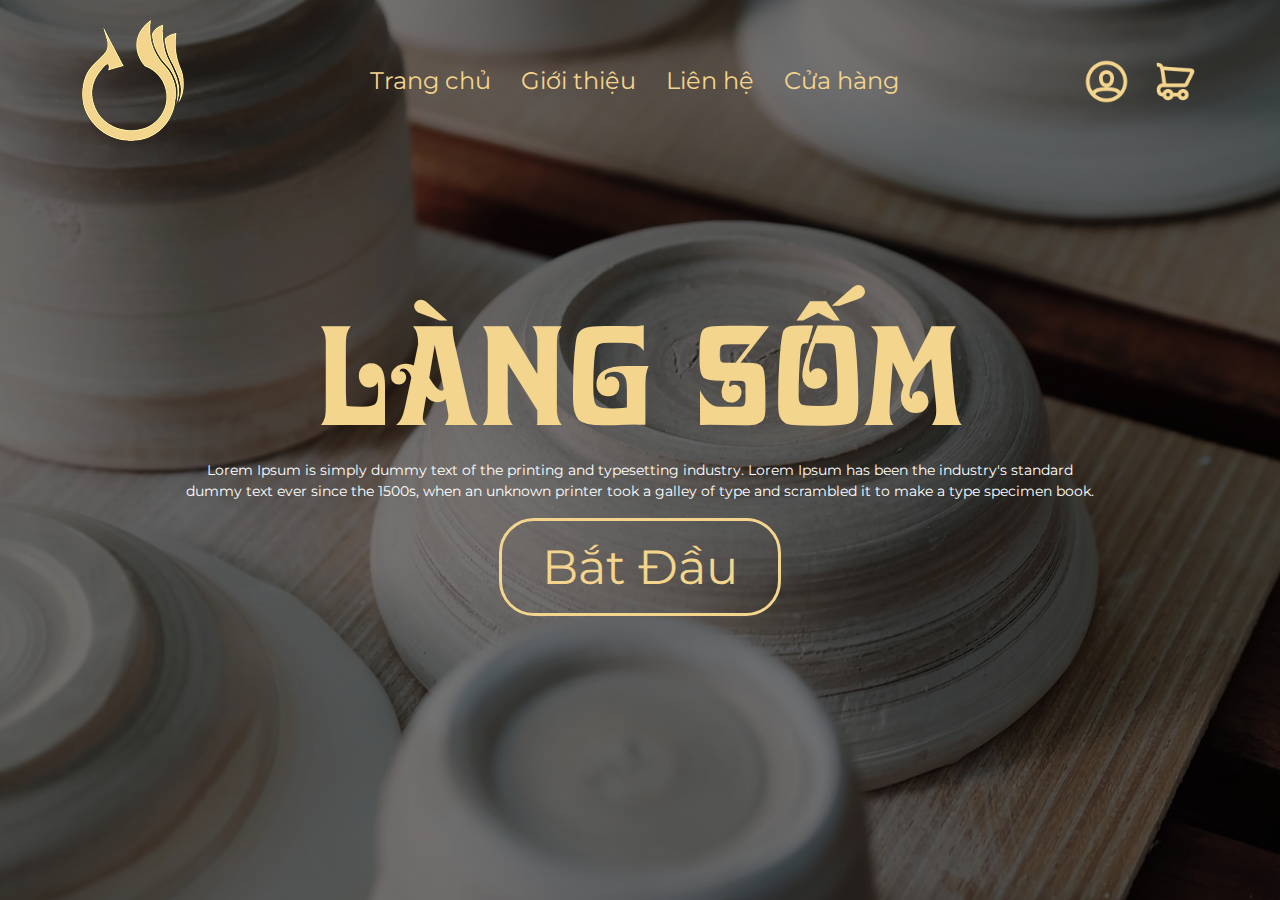
<file: index.html>
<!DOCTYPE html>
<html lang="en">
<head>
    <meta charset="UTF-8">
    <meta name="viewport" content="width=device-width, initial-scale=1.0">
    <title>Document</title>
    <link rel="stylesheet" href="css/all.css">
    <link rel="stylesheet" href="css/index.css">
    <link href="https://cdn.jsdelivr.net/npm/bootstrap@5.3.3/dist/css/bootstrap.min.css" rel="stylesheet">


</head>
<body>
    <div class="container-fluid wrapContainer">
        <div class="side-bar hidden">
            <ul>
                <li><a href="home.html">Trang chủ</a></li>
                <li><a href="about.html">Giới thiệu</a></li>
                <li><a href="contact.html">Liên hệ</a></li>
                <li><a href="store.html">Cửa hàng</a></li>
                <li><a href="order.html">Giỏ hàng</a></li>
                <li><a href="Account.html">Người dùng</a></li>
            </ul>
        </div>
            <div class="container">
                <header class="navigation-bar">
                    <button class="menu-button">
                        <img src="img/menu.png" alt="Menu">
                    </button>
                    <a class="logo" href="index.html">
                        <img src="img/logolangsom.png" alt="Logo">
                    </a>
                    <ul class="menu-list">
                        <li><a href="home.html">Trang chủ</a></li>
                        <li><a href="about.html">Giới thiệu</a></li>
                        <li><a href="contact.html">Liên hệ</a></li>
                        <li><a href="store.html">Cửa hàng</a></li>
                    </ul>
                    <div class="icon-container">
                        <a href="Account.html"><img src="img/user.png" alt="User"></a>
                        <a href="order.html"><img src="img/cart.png" alt="Cart"></a>
                    </div>
                </header>
              
                    <div class="content text-center">
                        <h1 class="title" style="font-family: 'UTM Davida', sans-serif;">LÀNG SỐM</h1>
                        <p class="para">
                            Lorem Ipsum is simply dummy text of the printing and typesetting industry. 
                            Lorem Ipsum has been the industry's standard dummy text ever since the 1500s, 
                            when an unknown printer took a galley of type and scrambled it to make a type specimen book.
                        </p>
                        <button onclick="window.location.href='home.html'" class="btn-started">Bắt Đầu</button>
                </div>
                
                
                
        </div>
    </div>




<script src="js/script.js"></script>
<script src="https://cdn.jsdelivr.net/npm/bootstrap@5.3.3/dist/js/bootstrap.bundle.min.js" crossorigin="anonymous"></script>

</body>
</html>
</file>
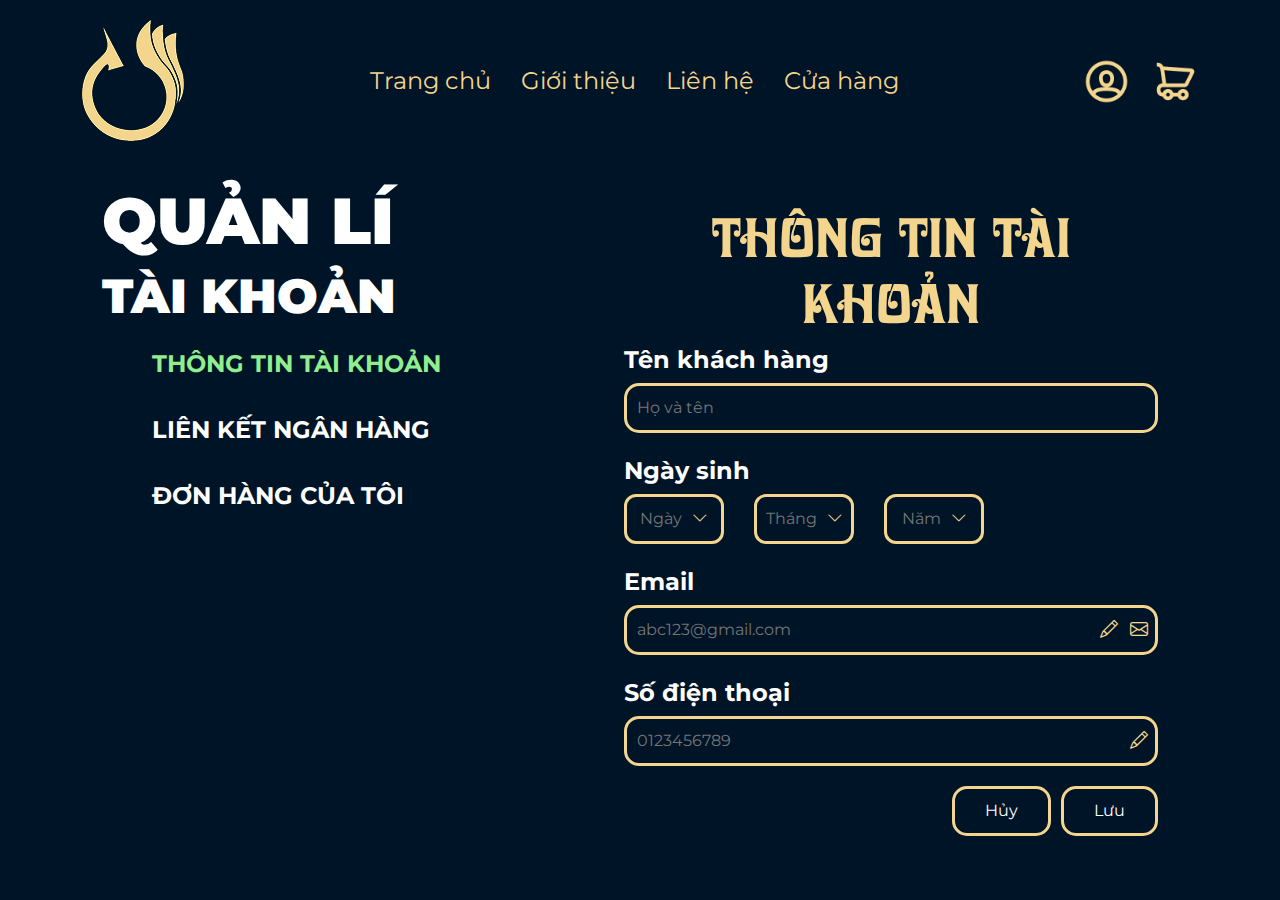
<file: Account.html>
<!DOCTYPE html>
<html lang="en">
<head>
    <meta charset="UTF-8">
    <meta name="viewport" content="width=device-width, initial-scale=1.0">
    <title>Document</title>
    <link href="https://cdn.jsdelivr.net/npm/bootstrap@5.3.3/dist/css/bootstrap.min.css" rel="stylesheet">
    <link rel="stylesheet" href="https://cdn.jsdelivr.net/npm/bootstrap-icons/font/bootstrap-icons.css">
    <link rel="stylesheet" href="css/all.css">
    <link rel="stylesheet" href="css/account.css">
</head>
<body>
    <div class="container-fluid wrapClassest">
        <div class="side-bar hidden">
            <ul>
                <li><a href="home.html">Trang chủ</a></li>
                <li><a href="about.html">Giới thiệu</a></li>
                <li><a href="contact.html">Liên hệ</a></li>
                <li><a href="store.html">Cửa hàng</a></li>
                <li><a href="order.html">Giỏ hàng</a></li>
                <li><a href="Account.html">Người dùng</a></li>
            </ul>
        </div>
        <div class="container">
            <header class="navigation-bar">
                <button class="menu-button">
                    <img src="img/menu.png" alt="Menu">
                </button>
                <a class="logo" href="index.html">
                    <img src="img/logolangsom.png" alt="Logo">
                </a>
                <ul class="menu-list">
                    <li><a href="home.html">Trang chủ</a></li>
                    <li><a href="about.html">Giới thiệu</a></li>
                    <li><a href="contact.html">Liên hệ</a></li>
                    <li><a href="store.html">Cửa hàng</a></li>
                </ul>
                <div class="icon-container">
                    <a href="Account.html"><img src="img/user.png" alt="User"></a>
                    <a href="order.html"><img src="img/cart.png" alt="Cart"></a>
                </div>
            </header>
            <div class="wrapContent">
                <!-- Sidebar -->
                <div class="MenuAcc">
                    <h1>QUẢN LÍ</h1>
                    <h2>TÀI KHOẢN
                        <i id="inone" class="bi bi-chevron-down"></i>
                    </h2>
                    <div class="wrapUl">
                        <ul class="listNav">
                            <li ><a id="infoBtn" class="active" href="" >THÔNG TIN TÀI KHOẢN</a></li>
                            <li><a id="linkBtn" href="">LIÊN KẾT NGÂN HÀNG</a></li>
                            <li><a id="orderBtn" href="">ĐƠN HÀNG CỦA TÔI</a></li>
                        </ul>
                    </div>
                </div>
        
                <!-- Main Content -->
                <div class="content accInfo">
                    <h2 style="font-family: 'UTM Davida', sans-serif;">THÔNG TIN TÀI KHOẢN</h2>
                    
                    <div class="form-group">
                        <label>Tên khách hàng</label>
                        <input type="text" placeholder="Họ và tên">
                    </div>
        
                    <div class="form-group ">
                        <label>Ngày sinh</label>
                        <div class="dob">
                            <div class="custom-select">
                                <div class="select-box">
                                    <div class="groupSelect">
                                        <span class="selected">Ngày</span>
                                        <div class="arrow">
                                            <i class="bi bi-chevron-down"></i>
                                        </div>
                                    </div>
                                    <div class="options">
                                        <div class="option">1</div>
                                        <div class="option">2</div>
                                        <div class="option">3</div>
                                        <div class="option">4</div>
                                    </div>
                                </div>
                            </div>
                    
                            <div class="custom-select">
                                <div class="select-box">
                                    <div class="groupSelect">
                                        <span class="selected">Tháng</span>
                                        <div class="arrow">
                                            <i class="bi bi-chevron-down"></i>
                                        </div>
                                    </div>
                                    <div class="options">
                                        <div class="option">1</div>
                                        <div class="option">2</div>
                                        <div class="option">3</div>
                                    </div>
                                </div>
                            </div>
                    
                            <div class="custom-select">
                                <div class="select-box">
                                    <div class="groupSelect">
                                        <span class="selected">Năm</span>
                                        <div class="arrow">
                                            <i class="bi bi-chevron-down"></i>
                                        </div>
                                    </div>
                                    <div class="options">
                                        <div class="option">2000</div>
                                        <div class="option">2001</div>
                                        <div class="option">2002</div>
                                    </div>
                                </div>
                            </div>
                        </div>
                    </div>
                    
                    
                    
        
                    <div class="form-group">
                        <label>Email</label>
                        <div class="group-input">
                            <input type="email" placeholder="abc123@gmail.com">
                            <a class="pen" href=""><i class="bi bi-pencil"></i></a>
                            <a class="mail" href=""><i class="bi bi-envelope"></i></a>
                        </div>
                    </div>
                    <div class="form-group">
                        <label>Số điện thoại</label>
                        <div class="group-input">
                            <input type="text" placeholder="0123456789">
                            <a style="right: 10px;" class="pen" href=""><i class="bi bi-pencil"></i></a>
                        </div>
                    </div>
        
                    <div class="buttons">
                        <button class="cancel">Hủy</button>
                        <button class="save">Lưu</button>
                    </div>
                </div>
                <div class="content bankLink">
                    <h2 style="font-family: 'UTM Davida', sans-serif;">Liên kết ngân hàng</h2>
                    
                    <div class="form-group boxHead">
                        <label>Tên ngân hàng</label>
                        <div class="custom-select">
                            <div class="select-box">
                                <div class="groupSelect">
                                    <span class="selected">vietcombank</span>
                                    <div class="arrow">
                                        <i class="bi bi-chevron-down"></i>
                                    </div>
                                </div>
                                <div class="options">
                                    <div class="option">Agribank</div>
                                    <div class="option">TPbank</div>
                                    <div class="option">MB</div>
                                    <div class="option">Vietinbank</div>
                                </div>
                            </div>
                        </div>
                    </div>
        
                    <div class="form-group boxGroup">
                        <div class="blockOption">
                            <label>Loại thẻ</label>
                                <div class="custom-select">
                                    <div class="select-box">
                                        <div class="groupSelect">
                                            <span class="selected">Visa</span>
                                            <div class="arrow">
                                                <i class="bi bi-chevron-down"></i>
                                            </div>
                                        </div>
                                        <div class="options">
                                            <div class="option">master</div>
                                            <div class="option">napas</div>
                                        </div>
                                    </div>
                                </div>
                        </div>
                        <div class="blockOption b2">
                            <label>Số tài khoản / Thẻ</label>
                            <div class="group-input">
                                <input type="text" placeholder="123456789">
                                <a style="right: 10px;" class="pen" href=""><i class="bi bi-pencil"></i></a>
                            </div>
                        </div>
                    
                       
                
                        
                    </div>
                    
                    
                    
                    
                    <div class="form-group">
                        <label>Họ tên chủ thẻ</label>
                        <div class="group-input">
                            <input type="text" placeholder="NGUYEN VAN A">
                            <a style="right: 10px;" class="pen" href=""><i class="bi bi-pencil"></i></a>
                        </div>
                    </div>
                    <div class="form-group">
                        <label>Ngày phát hành</label>
                        <div class="group-input">
                            <input id="monthYear" style="width: 25%;" type="text" placeholder="Month/Year">
                        </div>
                    </div>
        
                    <div class="buttons btnGrLink">
                        <button class="cancel">Thay đổi</button>
                        <button class="cancel">Hủy</button>
                        <button class="save">Lưu</button>
                    </div>
                </div>
                <div class="content orderCT">
                    <h2 style="font-family: 'UTM Davida', sans-serif;">THEO DÕI ĐƠN HÀNG</h2>
                <div class="orderStatus">
                  <div class="orderST-item">
                    <span class="orderCode">Mã đơn: <b>ABCXYZ123456</b></span>
                    <ul class="Status">
                        <li class="StatusDetails">
                            <div class="bulletCustom"></div>
                            <span class="action">Đang chuẩn bị hàng</span>
                            <span class="time">
                                12:00 Ngày 15/10/2021</span>
                        </li>
                        <li class="StatusDetails">
                            <div class="bulletCustom"></div>
                            <span class="action">Rời khỏi cửa hàng</span>
                            <span class="time">15:00 Ngày 15/10/2021</span>
                        </li>
                        <li class="StatusDetails">
                            <div class="bulletCustom"></div>
                            <span class="action">Đang giao hàng</span>
                            <span class="time">15:15 Ngày 15/10/2021</span>
                        </li>
                        <li class="StatusDetails">
                            <div class="bulletCustom"></div>
                            <span class="action">Giao hàng thành công</span>
                            <span class="time">15:40 Ngày 15/10/2021</span>
                        </li>
                       
                    </ul>
                  </div>
                  <div class="orderST-item">
                    <span class="orderCode">Mã đơn: <b>ABCXYZ123456</b></span>
                    <ul class="Status">
                        <li class="StatusDetails">
                            <div class="bulletCustom"></div>
                            <span class="action">Đang chuẩn bị hàng</span>
                            <span class="time">
                                12:00 Ngày 15/10/2021</span>
                        </li>
                        <li class="StatusDetails">
                            <div class="bulletCustom"></div>
                            <span class="action">Rời khỏi cửa hàng</span>
                            <span class="time">15:00 Ngày 15/10/2021</span>
                        </li>
                        <li class="StatusDetails">
                            <div class="bulletCustom"></div>
                            <span class="action">Đang giao hàng</span>
                            <span class="time">15:15 Ngày 15/10/2021</span>
                        </li>
                        <li class="StatusDetails">
                            <div class="bulletCustom"></div>
                            <span class="action">Giao hàng thành công</span>
                            <span class="time">15:40 Ngày 15/10/2021</span>
                        </li>
                       
                    </ul>
                  </div>
                </div>    
                
        
                 
                    
                    
        
                
                </div>
            </div>
        </div>
        </div>
        <script src="js/account.js"></script>
        <script src="js/script.js"></script>
</body>
</html>
</file>
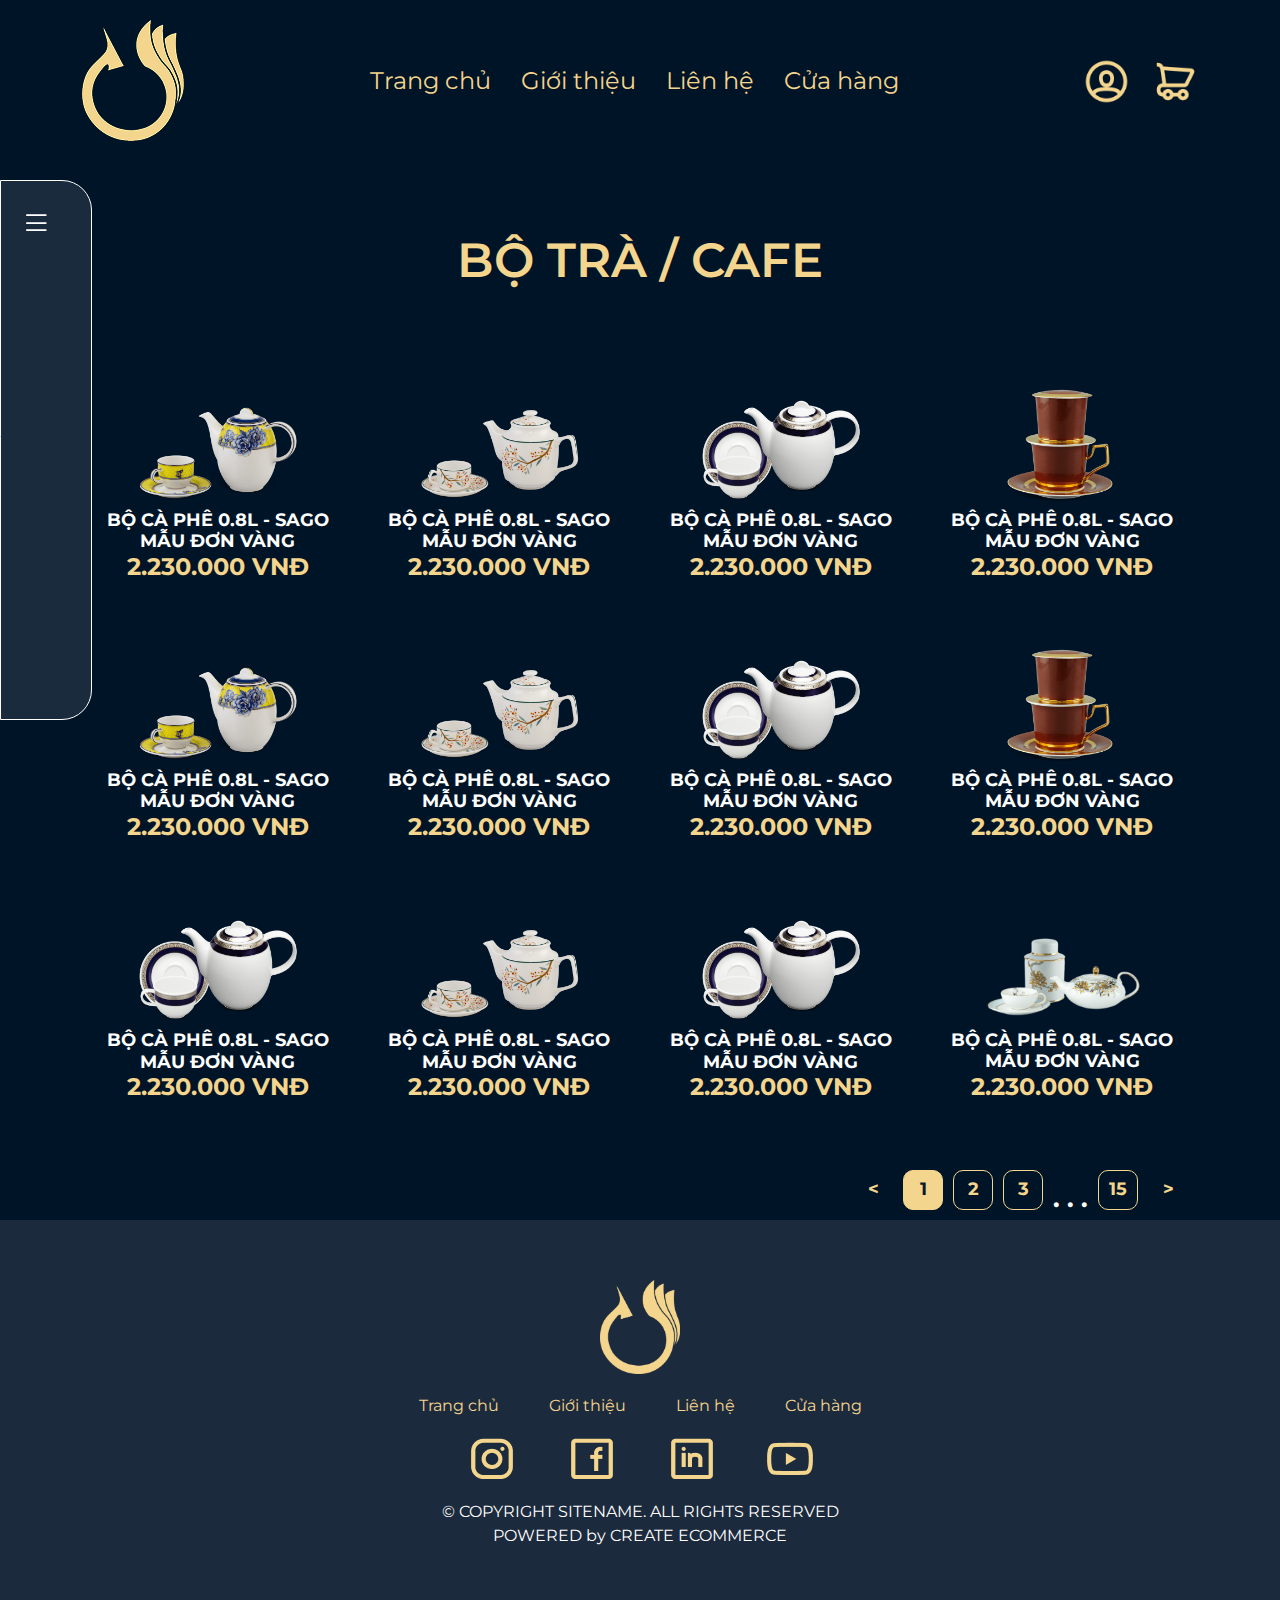
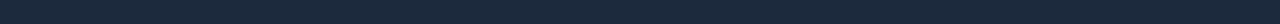
<file: categories.html>
<!DOCTYPE html>
<html lang="en">

<head>
    <meta charset="UTF-8">
    <meta name="viewport" content="width=device-width, initial-scale=1.0">
    <title>Document</title>
    <link href="https://cdn.jsdelivr.net/npm/bootstrap@5.3.3/dist/css/bootstrap.min.css" rel="stylesheet">
    <link rel="stylesheet" href="https://cdn.jsdelivr.net/npm/bootstrap-icons/font/bootstrap-icons.css">
    <link rel="stylesheet" href="css/all.css">
  <link rel="stylesheet" href="css/store.css">
  <link rel="stylesheet" href="css/categories.css">
</head>

<body>
    <div class="container-fluid wrapClassest">

        <div class="filter">
            <div id="menuFilter">
                <i class="bi bi-list" style="font-size: 30px; margin-top: -5px; margin-right: 20px; cursor: pointer;"></i>
                <i class="bi bi-plus-lg" id="plus"></i>
            </div>
            <div class="wrap-filter hidden">
                <h2>Danh sách sản phẩm</h2>
                <ul>
                    <li><a href="categories.html">Bộ trà / Cafe</a></li>
                    <li><a href="categories.html">Tô và dĩa</a></li>
                    <li><a href="categories.html">Bộ đồ ăn</a></li>
                    <li><a href="categories.html">Bình hoa</a></li>
                    <li><a href="categories.html">Đồ trang trí</a></li>
                    <li><a href="categories.html">Niêu đất</a></li>
                </ul>
                <div class="check-filter">
                    <div class="group-input">
                        <label>
                            <input type="checkbox" name="price" value="100000-300000">
                            100.000 - 300.000
                        </label>
                    </div>
                    <div class="group-input">
                        <label>
                            <input type="checkbox" name="price" value="300000-500000">
                            300.000 - 500.000
                        </label>
                    </div>
                    <div class="group-input">
                        <label>
                            <input type="checkbox" name="price" value="500000-1000000">
                            500.000 - 1.000.000
                        </label>
                    </div>
                    <div class="group-input">
                        <label>
                            <input type="checkbox" name="price" value="1000000-2000000">
                            1.000.000 - 2.000.000
                        </label>
                    </div>
                    <div class="group-input">
                        <label>
                            <input type="checkbox" name="price" value="2000000-plus">
                            2.000.000 trở lên
                        </label>
                    </div>
                </div>
                
            </div>
        </div>
        <div class="side-bar hidden">
            <ul>
                <li><a href="home.html">Trang chủ</a></li>
                <li><a href="about.html">Giới thiệu</a></li>
                <li><a href="contact.html">Liên hệ</a></li>
                <li><a href="store.html">Cửa hàng</a></li>
                <li><a href="order.html">Giỏ hàng</a></li>
                <li><a href="Account.html">Người dùng</a></li>
            </ul>
        </div>
    <div class="container">
        <header class="navigation-bar">
            <button class="menu-button">
                <img src="img/menu.png" alt="Menu">
            </button>
            <a class="logo" href="index.html">
                <img src="img/logolangsom.png" alt="Logo">
            </a>
            <ul class="menu-list">
                <li><a href="home.html">Trang chủ</a></li>
                <li><a href="about.html">Giới thiệu</a></li>
                <li><a href="contact.html">Liên hệ</a></li>
                <li><a href="store.html">Cửa hàng</a></li>
            </ul>
            <div class="icon-container">
                <a href="Account.html"><img src="img/user.png" alt="User"></a>
                <a href="order.html"><img src="img/cart.png" alt="Cart"></a>
            </div>
        </header>
<h1 class="namePage text-center">CỬA HÀNG</h1>
<h1 class="title text-center" style="font-weight: 600;">BỘ TRÀ / CAFE</h1>
<div class="group-item-box">
    <div class="item"> 
        
        <div class="wrapItem">
         <div class="blockHover"><a href="ProductDetails.html"><i class="bi bi-search"></i></a></div>
        <img src="img/item1-List1-product.png" alt="">
        <h3 class="namePro">BỘ CÀ PHÊ 0.8L - SAGO
            MẪU ĐƠN VÀNG</h3>
            <h3 class="pricePro">2.230.000 VNĐ</h3>
    </div></div>
    <div class="item"> <div class="wrapItem">
     <div class="blockHover"><a href="ProductDetails.html"><i class="bi bi-search"></i></a></div>
        <img src="img/item2-List1-product.png" alt="">
        <h3 class="namePro">BỘ CÀ PHÊ 0.8L - SAGO
            MẪU ĐƠN VÀNG</h3>
            <h3 class="pricePro">2.230.000 VNĐ</h3>
    </div></div>
    <div class="item"> <div class="wrapItem">
     <div class="blockHover"><a href="ProductDetails.html"><i class="bi bi-search"></i></a></div>
        <img src="img/item3-List1-product.png" alt="">
        <h3 class="namePro">BỘ CÀ PHÊ 0.8L - SAGO
            MẪU ĐƠN VÀNG</h3>
            <h3 class="pricePro">2.230.000 VNĐ</h3>
    </div></div>
    <div class="item"> <div class="wrapItem">
     <div class="blockHover"><a href="ProductDetails.html"><i class="bi bi-search"></i></a></div>
        <img src="img/item4-List1-product.png" alt="">
        <h3 class="namePro">BỘ CÀ PHÊ 0.8L - SAGO
            MẪU ĐƠN VÀNG</h3>
            <h3 class="pricePro">2.230.000 VNĐ</h3>
    </div></div>
    <div class="item"> <div class="wrapItem">
     <div class="blockHover"><a href="ProductDetails.html"><i class="bi bi-search"></i></a></div>
        <img src="img/item1-List1-product.png" alt="">
        <h3 class="namePro">BỘ CÀ PHÊ 0.8L - SAGO
            MẪU ĐƠN VÀNG</h3>
            <h3 class="pricePro">2.230.000 VNĐ</h3>
    </div></div>
    <div class="item"> <div class="wrapItem">
     <div class="blockHover"><a href="ProductDetails.html"><i class="bi bi-search"></i></a></div>
        <img src="img/item2-List1-product.png" alt="">
        <h3 class="namePro">BỘ CÀ PHÊ 0.8L - SAGO
            MẪU ĐƠN VÀNG</h3>
            <h3 class="pricePro">2.230.000 VNĐ</h3>
    </div></div>
    <div class="item"> <div class="wrapItem">
     <div class="blockHover"><a href="ProductDetails.html"><i class="bi bi-search"></i></a></div>
        <img src="img/item3-List1-product.png" alt="">
        <h3 class="namePro">BỘ CÀ PHÊ 0.8L - SAGO
            MẪU ĐƠN VÀNG</h3>
            <h3 class="pricePro">2.230.000 VNĐ</h3>
    </div></div>
    <div class="item"> <div class="wrapItem">
     <div class="blockHover"><a href="ProductDetails.html"><i class="bi bi-search"></i></a></div>
        <img src="img/item4-List1-product.png" alt="">
        <h3 class="namePro">BỘ CÀ PHÊ 0.8L - SAGO
            MẪU ĐƠN VÀNG</h3>
            <h3 class="pricePro">2.230.000 VNĐ</h3>
    </div></div>
    <div class="item"> <div class="wrapItem">
     <div class="blockHover"><a href="ProductDetails.html"><i class="bi bi-search"></i></a></div>
        <img src="img/item3-List1-product.png" alt="">
        <h3 class="namePro">BỘ CÀ PHÊ 0.8L - SAGO
            MẪU ĐƠN VÀNG</h3>
            <h3 class="pricePro">2.230.000 VNĐ</h3>
    </div></div>
    <div class="item"> <div class="wrapItem">
     <div class="blockHover"><a href="ProductDetails.html"><i class="bi bi-search"></i></a></div>
        <img src="img/item2-List1-product.png" alt="">
        <h3 class="namePro">BỘ CÀ PHÊ 0.8L - SAGO
            MẪU ĐƠN VÀNG</h3>
            <h3 class="pricePro">2.230.000 VNĐ</h3>
    </div></div>
    <div class="item"> <div class="wrapItem">
     <div class="blockHover"><a href="ProductDetails.html"><i class="bi bi-search"></i></a></div>
        <img src="img/item3-List1-product.png" alt="">
        <h3 class="namePro">BỘ CÀ PHÊ 0.8L - SAGO
            MẪU ĐƠN VÀNG</h3>
            <h3 class="pricePro">2.230.000 VNĐ</h3>
    </div></div>
    <div class="item"> <div class="wrapItem">
     <div class="blockHover"><a href="ProductDetails.html"><i class="bi bi-search"></i></a></div>
        <img src="img/item1-List2-product.png" alt="">
        <h3 class="namePro">BỘ CÀ PHÊ 0.8L - SAGO
            MẪU ĐƠN VÀNG</h3>
            <h3 class="pricePro">2.230.000 VNĐ</h3>
    </div></div>
    
</div>
<div class="pagination">
    <button class="prev">&lt;</button>
    <button class="page active">1</button>
    <button class="page">2</button>
    <button class="page">3</button>
    <span class="dots">. . .</span>
    <button class="page">15</button>
    <button class="next">&gt;</button>
</div>



   
</div>
<footer>
    <img class="mainLogo" src="img/mainLogo.png" alt="">
    <ul>
        <li><a href="home.html">Trang chủ</a></li>
        <li><a href="about.html">Giới thiệu</a></li>
        <li><a href="contact.html">Liên hệ</a></li>
        <li><a href="store.html">Cửa hàng</a></li>
    </ul>
    <ul class="listIcon">
        <li><a href="#"><img src="img/instagram.png" alt=""></a></li>
        <li><a href="#"><img src="img/facebook.png" alt=""></a></li>
        <li><a href="#"><img src="img/linkedin.png" alt=""></a></li>
        <li><a href="#"><img src="img/icon.png" alt=""></a></li>
    </ul>
    <p class="text-center">&copy; COPYRIGHT SITENAME. ALL RIGHTS RESERVED <br>
      POWERED by CREATE ECOMMERCE</p>
  </footer>
</div>

  <script src="js/categories.js"></script>
    <script src="js/script.js"></script>
    <script src="js/store.js"></script>
</body>

</html>
</file>
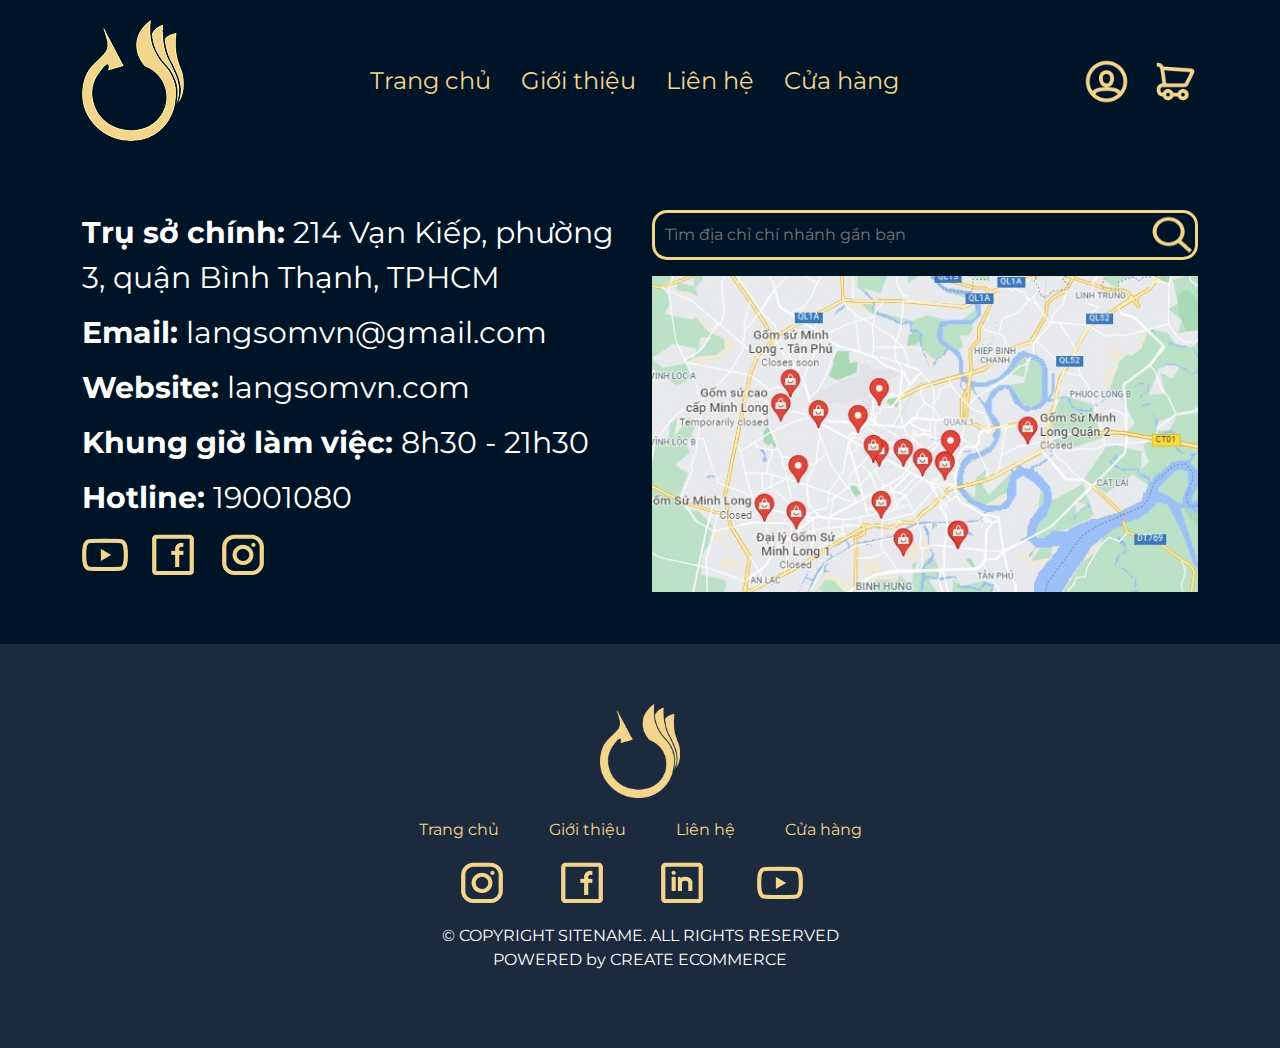
<file: contact.html>
<!DOCTYPE html>
<html lang="en">
<head>
    <meta charset="UTF-8">
    <meta name="viewport" content="width=device-width, initial-scale=1.0">
    <title>Document</title>
    <link rel="stylesheet" href="css/all.css">
    <link rel="stylesheet" href="css/contact.css">
    <link href="https://cdn.jsdelivr.net/npm/bootstrap@5.3.0/dist/css/bootstrap.min.css" rel="stylesheet">
</head>
<body>
    <div class="container-fluid  wrapClassest">
        <div class="container">
            
        </div> <div class="side-bar hidden">
            <ul>
                <li><a href="home.html">Trang chủ</a></li>
                <li><a href="about.html">Giới thiệu</a></li>
                <li><a href="contact.html">Liên hệ</a></li>
                <li><a href="store.html">Cửa hàng</a></li>
                <li><a href="order.html">Giỏ hàng</a></li>
                <li><a href="Account.html">Người dùng</a></li>
            </ul>
        </div>
        <div class="container">
            <header class="navigation-bar">
                <button class="menu-button">
                    <img src="img/menu.png" alt="Menu">
                </button>
                <a class="logo" href="index.html">
                    <img src="img/logolangsom.png" alt="Logo">
                </a>
                <ul class="menu-list">
                    <li><a href="home.html">Trang chủ</a></li>
                    <li><a href="about.html">Giới thiệu</a></li>
                    <li><a href="contact.html">Liên hệ</a></li>
                    <li><a href="store.html">Cửa hàng</a></li>
                </ul>
                <div class="icon-container">
                    <a href="Account.html"><img src="img/user.png" alt="User"></a>
                    <a href="order.html"><img src="img/cart.png" alt="Cart"></a>
                </div>
            </header>
            <h1 class="text-center title">LIÊN HỆ</h1>
            <div class="row my-5">
                <div class="col-lg-6 colc1">
                    <p><b>Trụ sở chính:</b> 214 Vạn Kiếp, phường 3, quận Bình Thạnh, TPHCM</p>
                    <p><b>Email:</b> langsomvn@gmail.com </p>
                    <p><b>Website:</b> langsomvn.com </p>
                    <p><b>Khung giờ làm việc:</b> 8h30 - 21h30 </p>
                    <p><b>Hotline:</b> 19001080</p>
                    <ul class="listIcon">
                        <li><a href="#"><img src="img/icon.png" alt=""></a></li>
                        <li><a href="#"><img src="img/facebook.png" alt=""></a></li>
                        <li><a href="#"><img src="img/instagram.png" alt=""></a></li>
                    </ul>
                </div>
                <div class="col-lg-6 mg">
                    <div class="group-input mb-3">
                        <input type="text" placeholder="Tìm địa chỉ chí nhánh gần bạn">
                        <button><img src="img/search.png" alt=""></button>
                    </div>
                    <img class="map" src="img/map.jpg" alt="">
                </div>
            </div>
        </div>
        <footer>
            <img class="mainLogo" src="img/mainLogo.png" alt="">
            <ul>
                <li><a href="home.html">Trang chủ</a></li>
                <li><a href="about.html">Giới thiệu</a></li>
                <li><a href="contact.html">Liên hệ</a></li>
                <li><a href="store.html">Cửa hàng</a></li>
            </ul>
            <ul class="listIcon">
                <li><a href="#"><img src="img/instagram.png" alt=""></a></li>
                <li><a href="#"><img src="img/facebook.png" alt=""></a></li>
                <li><a href="#"><img src="img/linkedin.png" alt=""></a></li>
                <li><a href="#"><img src="img/icon.png" alt=""></a></li>
            </ul>
            <p class="text-center">&copy; COPYRIGHT SITENAME. ALL RIGHTS RESERVED <br>
                POWERED by CREATE ECOMMERCE</p>
          </footer>
    </div>
    <script src="js/script.js"></script>
</body>
</html>
</file>
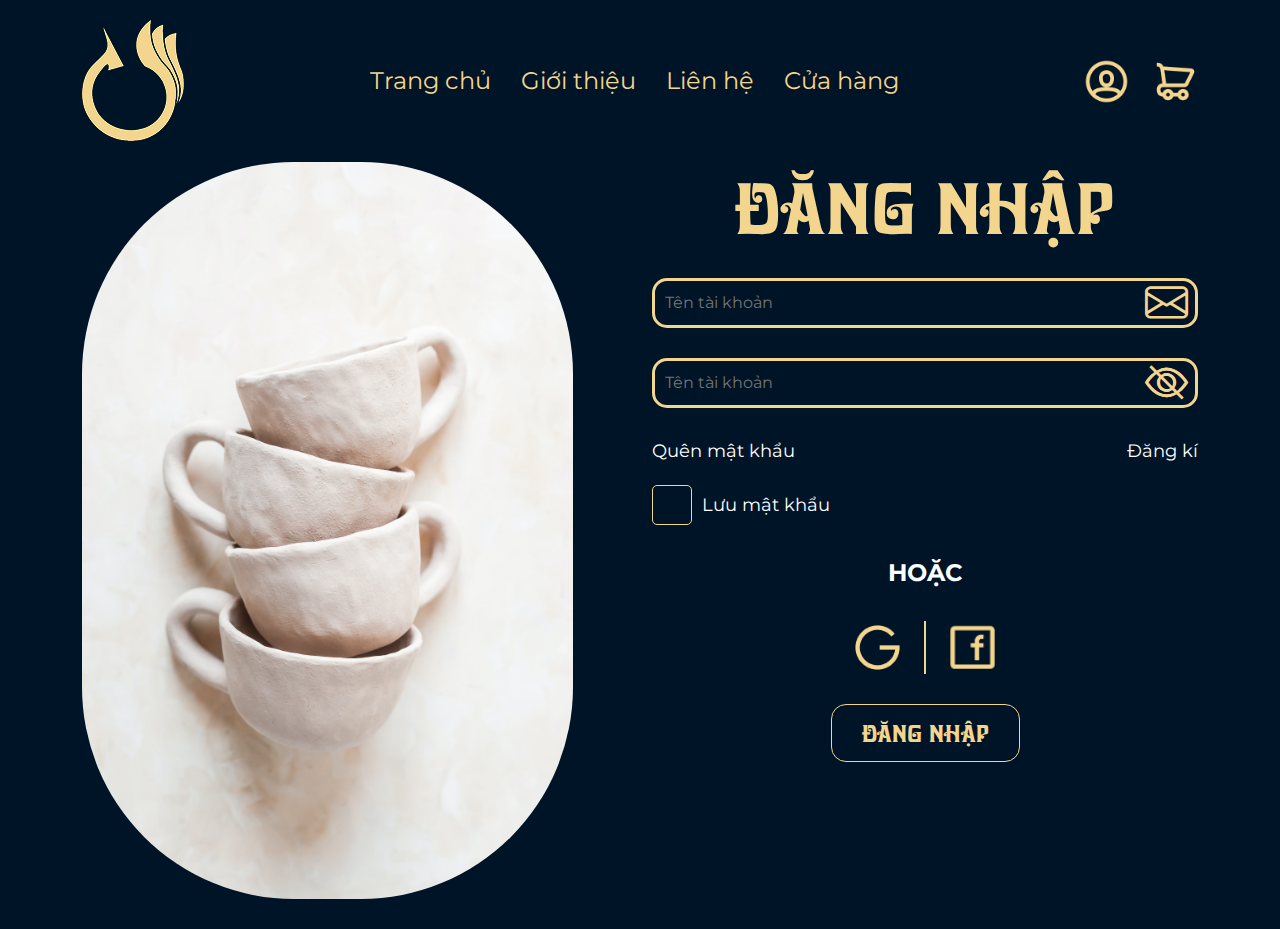
<file: login.html>
<!DOCTYPE html>
<html lang="en">
<head>
    <meta charset="UTF-8">
    <meta name="viewport" content="width=device-width, initial-scale=1.0">
    <title>Document</title>
    <link rel="stylesheet" href="css/all.css">
    <link rel="stylesheet" href="css/login.css">
    <link href="https://cdn.jsdelivr.net/npm/bootstrap@5.3.3/dist/css/bootstrap.min.css" rel="stylesheet">
    <link rel="stylesheet" href="https://cdn.jsdelivr.net/npm/bootstrap-icons/font/bootstrap-icons.css">
</head>
<body>
    <div class="container-fluid wrapClassest">
        <div class="side-bar hidden">
            <ul>
                <li><a href="home.html">Trang chủ</a></li>
                <li><a href="about.html">Giới thiệu</a></li>
                <li><a href="contact.html">Liên hệ</a></li>
                <li><a href="store.html">Cửa hàng</a></li>
                <li><a href="order.html">Giỏ hàng</a></li>
                <li><a href="Account.html">Người dùng</a></li>
            </ul>
        </div>
    <div class="container">
        <header class="navigation-bar">
            <button class="menu-button">
                <img src="img/menu.png" alt="Menu">
            </button>
            <a class="logo" href="index.html">
                <img src="img/logolangsom.png" alt="Logo">
            </a>
            <ul class="menu-list">
                <li><a href="home.html">Trang chủ</a></li>
                <li><a href="about.html">Giới thiệu</a></li>
                <li><a href="contact.html">Liên hệ</a></li>
                <li><a href="store.html">Cửa hàng</a></li>
            </ul>
            <div class="icon-container">
                <a href="Account.html"><img src="img/user.png" alt="User"></a>
                <a href="order.html"><img src="img/cart.png" alt="Cart"></a>
            </div>
        </header>
<div class="row">
    <div class="col-lg-6 wrapCol1">
        <div class="wrapImg"><img src="img/ng-register.jpg" alt=""></div>
    </div>
    <div class="col-lg-6 col-12 wrapCt">
   
            <h1 class="title" style="font-family: 'UTM Davida', sans-serif;">ĐĂNG NHẬP</h1>
            <div class="groupInput">
            <input class="name" type="text" placeholder="Tên tài khoản">
            <i class="bi bi-envelope"></i>
            </div>
            <div class="groupInput">
            <input class="pwd" type="password" placeholder="Tên tài khoản">
            <i id="inone" class="bi bi-eye"></i>
            <i class="bi bi-eye-slash"></i>
            </div>
            <div class="groupOption">
                <a href="">Quên mật khẩu</a>
                <a href="">Đăng kí</a>
            </div>
            <div class="group-check">
                <input type="checkbox" name="SavePWD">
                <span>Lưu mật khẩu</span>
            </div>
            <span class="or">HOẶC</span>
            <div class="groupIcon">
                <a href=""><img src="img/google.png" alt=""></a>
                <a href=""><img src="img/facebook.png" alt=""></a>
            </div>
            <a class="loginBtn"  href="home.html" style="font-family: 'UTM Davida', sans-serif;">Đăng Nhập</a>
      
    </div>
</div>
        </div>
        </div>
        <script src="js/script.js"></script>
</body>
</html>
</file>
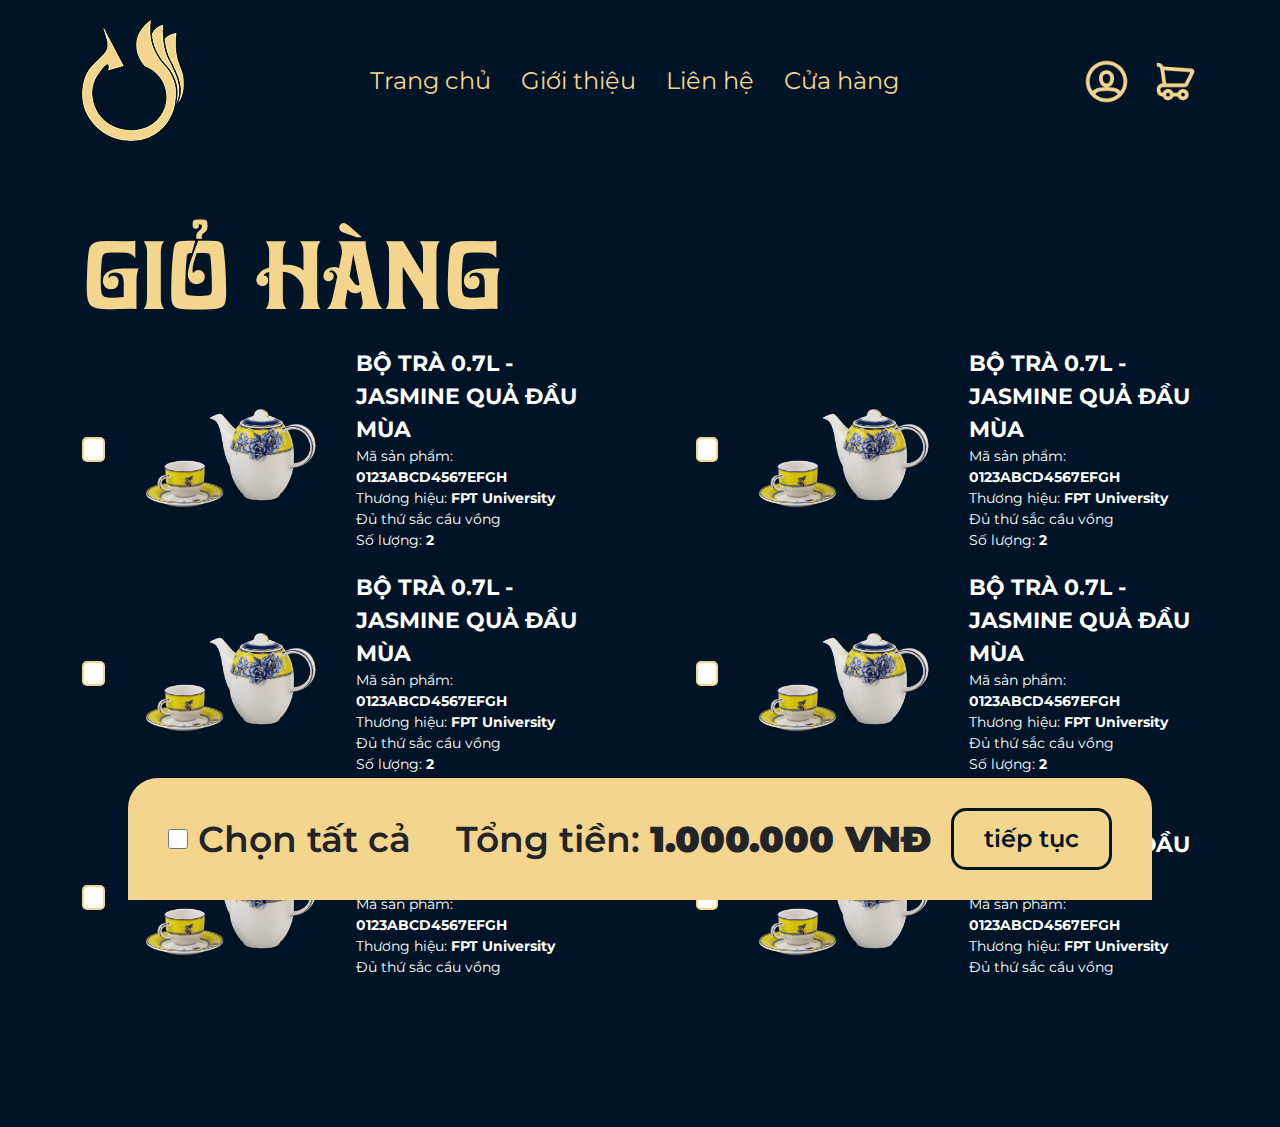
<file: order.html>
<!DOCTYPE html>
<html lang="en">
<head>
    <meta charset="UTF-8">
    <meta name="viewport" content="width=device-width, initial-scale=1.0">
    <title>Document</title>
    <link href="https://cdn.jsdelivr.net/npm/bootstrap@5.3.3/dist/css/bootstrap.min.css" rel="stylesheet">
    <link rel="stylesheet" href="https://cdn.jsdelivr.net/npm/bootstrap-icons/font/bootstrap-icons.css">
    <link rel="stylesheet" href="css/all.css">
    <link rel="stylesheet" href="css/order.css">
</head>
<body>
    <div class="container-fluid wrapClassest">
        <div class="side-bar hidden">
            <ul>
                <li><a href="home.html">Trang chủ</a></li>
                <li><a href="about.html">Giới thiệu</a></li>
                <li><a href="contact.html">Liên hệ</a></li>
                <li><a href="store.html">Cửa hàng</a></li>
                <li><a href="order.html">Giỏ hàng</a></li>
                <li><a href="Account.html">Người dùng</a></li>
            </ul>
        </div>
        <div class="container">
            <header class="navigation-bar">
                <button class="menu-button">
                    <img src="img/menu.png" alt="Menu">
                </button>
                <a class="logo" href="index.html">
                    <img src="img/logolangsom.png" alt="Logo">
                </a>
                <ul class="menu-list">
                    <li><a href="home.html">Trang chủ</a></li>
                    <li><a href="about.html">Giới thiệu</a></li>
                    <li><a href="contact.html">Liên hệ</a></li>
                    <li><a href="store.html">Cửa hàng</a></li>
                </ul>
                <div class="icon-container">
                    <a href="Account.html"><img src="img/user.png" alt="User"></a>
                    <a href="order.html"><img src="img/cart.png" alt="Cart"></a>
                </div>
            </header>
            <h2 class="headerTitle" style="font-family: 'UTM Davida', sans-serif;">GIỎ HÀNG</h2>
             <div class="boxSelection">
                <div class="groupBox">
                    <div class="item">
                        <input type="checkbox" class="custom-checkbox">
                        <img src="img/item1-List1-product.png" alt="">
                        <div class="boxDetails">
                            <span class="namePro">
                                BỘ TRÀ 0.7L - JASMINE
                                QUẢ ĐẦU MÙA
                            </span>
                            <span class="codePro textSame">
                                Mã sản phẩm: <b>0123ABCD4567EFGH</b>
                            </span>
                            <span class="brand textSame">
                                Thương hiệu: <b>FPT University</b>
                            </span>
                            <span class="pattern textSame">Đủ thứ sắc cầu vồng</span>
                            <span class="numPro textSame">Số lượng: <b>2</b></span>
                        </div>
                    </div>
                    <div class="item">
                        <input type="checkbox" class="custom-checkbox">
                        <img src="img/item1-List1-product.png" alt="">
                        <div class="boxDetails">
                            <span class="namePro">
                                BỘ TRÀ 0.7L - JASMINE
                                QUẢ ĐẦU MÙA
                            </span>
                            <span class="codePro textSame">
                                Mã sản phẩm: <b>0123ABCD4567EFGH</b>
                            </span>
                            <span class="brand textSame">
                                Thương hiệu: <b>FPT University</b>
                            </span>
                            <span class="pattern textSame">Đủ thứ sắc cầu vồng</span>
                            <span class="numPro textSame">Số lượng: <b>2</b></span>
                        </div>
                    </div>
                    <div class="item">
                        <input type="checkbox" class="custom-checkbox">
                        <img src="img/item1-List1-product.png" alt="">
                        <div class="boxDetails">
                            <span class="namePro">
                                BỘ TRÀ 0.7L - JASMINE
                                QUẢ ĐẦU MÙA
                            </span>
                            <span class="codePro textSame">
                                Mã sản phẩm: <b>0123ABCD4567EFGH</b>
                            </span>
                            <span class="brand textSame">
                                Thương hiệu: <b>FPT University</b>
                            </span>
                            <span class="pattern textSame">Đủ thứ sắc cầu vồng</span>
                            <span class="numPro textSame">Số lượng: <b>2</b></span>
                        </div>
                    </div>
                    <div class="item">
                        <input type="checkbox" class="custom-checkbox">
                        <img src="img/item1-List1-product.png" alt="">
                        <div class="boxDetails">
                            <span class="namePro">
                                BỘ TRÀ 0.7L - JASMINE
                                QUẢ ĐẦU MÙA
                            </span>
                            <span class="codePro textSame">
                                Mã sản phẩm: <b>0123ABCD4567EFGH</b>
                            </span>
                            <span class="brand textSame">
                                Thương hiệu: <b>FPT University</b>
                            </span>
                            <span class="pattern textSame">Đủ thứ sắc cầu vồng</span>
                            <span class="numPro textSame">Số lượng: <b>2</b></span>
                        </div>
                    </div>
                    <div class="item">
                        <input type="checkbox" class="custom-checkbox">
                        <img src="img/item1-List1-product.png" alt="">
                        <div class="boxDetails">
                            <span class="namePro">
                                BỘ TRÀ 0.7L - JASMINE
                                QUẢ ĐẦU MÙA
                            </span>
                            <span class="codePro textSame">
                                Mã sản phẩm: <b>0123ABCD4567EFGH</b>
                            </span>
                            <span class="brand textSame">
                                Thương hiệu: <b>FPT University</b>
                            </span>
                            <span class="pattern textSame">Đủ thứ sắc cầu vồng</span>
                            <span class="numPro textSame">Số lượng: <b>2</b></span>
                        </div>
                    </div>
                    <div class="item">
                        <input type="checkbox" class="custom-checkbox">
                        <img src="img/item1-List1-product.png" alt="">
                        <div class="boxDetails">
                            <span class="namePro">
                                BỘ TRÀ 0.7L - JASMINE
                                QUẢ ĐẦU MÙA
                            </span>
                            <span class="codePro textSame">
                                Mã sản phẩm: <b>0123ABCD4567EFGH</b>
                            </span>
                            <span class="brand textSame">
                                Thương hiệu: <b>FPT University</b>
                            </span>
                            <span class="pattern textSame">Đủ thứ sắc cầu vồng</span>
                            <span class="numPro textSame">Số lượng: <b>2</b></span>
                        </div>
                    </div>
                </div>
                <div class="groupBox">
                    <div class="item">
                        <input type="checkbox" class="custom-checkbox">
                        <img src="img/item1-List1-product.png" alt="">
                        <div class="boxDetails">
                            <span class="namePro">
                                BỘ TRÀ 0.7L - JASMINE
                                QUẢ ĐẦU MÙA
                            </span>
                            <span class="codePro textSame">
                                Mã sản phẩm: <b>0123ABCD4567EFGH</b>
                            </span>
                            <span class="brand textSame">
                                Thương hiệu: <b>FPT University</b>
                            </span>
                            <span class="pattern textSame">Đủ thứ sắc cầu vồng</span>
                            <span class="numPro textSame">Số lượng: <b>2</b></span>
                        </div>
                    </div>
                    <div class="item">
                        <input type="checkbox" class="custom-checkbox">
                        <img src="img/item1-List1-product.png" alt="">
                        <div class="boxDetails">
                            <span class="namePro">
                                BỘ TRÀ 0.7L - JASMINE
                                QUẢ ĐẦU MÙA
                            </span>
                            <span class="codePro textSame">
                                Mã sản phẩm: <b>0123ABCD4567EFGH</b>
                            </span>
                            <span class="brand textSame">
                                Thương hiệu: <b>FPT University</b>
                            </span>
                            <span class="pattern textSame">Đủ thứ sắc cầu vồng</span>
                            <span class="numPro textSame">Số lượng: <b>2</b></span>
                        </div>
                    </div>
                    <div class="item">
                        <input type="checkbox" class="custom-checkbox">
                        <img src="img/item1-List1-product.png" alt="">
                        <div class="boxDetails">
                            <span class="namePro">
                                BỘ TRÀ 0.7L - JASMINE
                                QUẢ ĐẦU MÙA
                            </span>
                            <span class="codePro textSame">
                                Mã sản phẩm: <b>0123ABCD4567EFGH</b>
                            </span>
                            <span class="brand textSame">
                                Thương hiệu: <b>FPT University</b>
                            </span>
                            <span class="pattern textSame">Đủ thứ sắc cầu vồng</span>
                            <span class="numPro textSame">Số lượng: <b>2</b></span>
                        </div>
                    </div>
                    <div class="item">
                        <input type="checkbox" class="custom-checkbox">
                        <img src="img/item1-List1-product.png" alt="">
                        <div class="boxDetails">
                            <span class="namePro">
                                BỘ TRÀ 0.7L - JASMINE
                                QUẢ ĐẦU MÙA
                            </span>
                            <span class="codePro textSame">
                                Mã sản phẩm: <b>0123ABCD4567EFGH</b>
                            </span>
                            <span class="brand textSame">
                                Thương hiệu: <b>FPT University</b>
                            </span>
                            <span class="pattern textSame">Đủ thứ sắc cầu vồng</span>
                            <span class="numPro textSame">Số lượng: <b>2</b></span>
                        </div>
                    </div>
                    <div class="item">
                        <input type="checkbox" class="custom-checkbox">
                        <img src="img/item1-List1-product.png" alt="">
                        <div class="boxDetails">
                            <span class="namePro">
                                BỘ TRÀ 0.7L - JASMINE
                                QUẢ ĐẦU MÙA
                            </span>
                            <span class="codePro textSame">
                                Mã sản phẩm: <b>0123ABCD4567EFGH</b>
                            </span>
                            <span class="brand textSame">
                                Thương hiệu: <b>FPT University</b>
                            </span>
                            <span class="pattern textSame">Đủ thứ sắc cầu vồng</span>
                            <span class="numPro textSame">Số lượng: <b>2</b></span>
                        </div>
                    </div>
                    <div class="item">
                        <input type="checkbox" class="custom-checkbox">
                        <img src="img/item1-List1-product.png" alt="">
                        <div class="boxDetails">
                            <span class="namePro">
                                BỘ TRÀ 0.7L - JASMINE
                                QUẢ ĐẦU MÙA
                            </span>
                            <span class="codePro textSame">
                                Mã sản phẩm: <b>0123ABCD4567EFGH</b>
                            </span>
                            <span class="brand textSame">
                                Thương hiệu: <b>FPT University</b>
                            </span>
                            <span class="pattern textSame">Đủ thứ sắc cầu vồng</span>
                            <span class="numPro textSame">Số lượng: <b>2</b></span>
                        </div>
                    </div>
                </div>
             </div>
             <div class="chooseBox">
                <div class="groupIn">
                    <input type="checkbox" class="checkAll">
                    <label class="lblAll">Chọn tất cả</label>
                </div>
                <div class="sum">
                    <span class="sumlbl">Tổng tiền: <b class="db">1.000.000 VNĐ</b></span>
                    <a class="btnCoun" href="pay.html">tiếp tục</a>
                </div>

             </div>
             <div class="gap">
        
             </div>







            </div>
            </div>


<script src="js/order.js"></script>
<script src="js/script.js"></script>
</body>
</html>
</file>
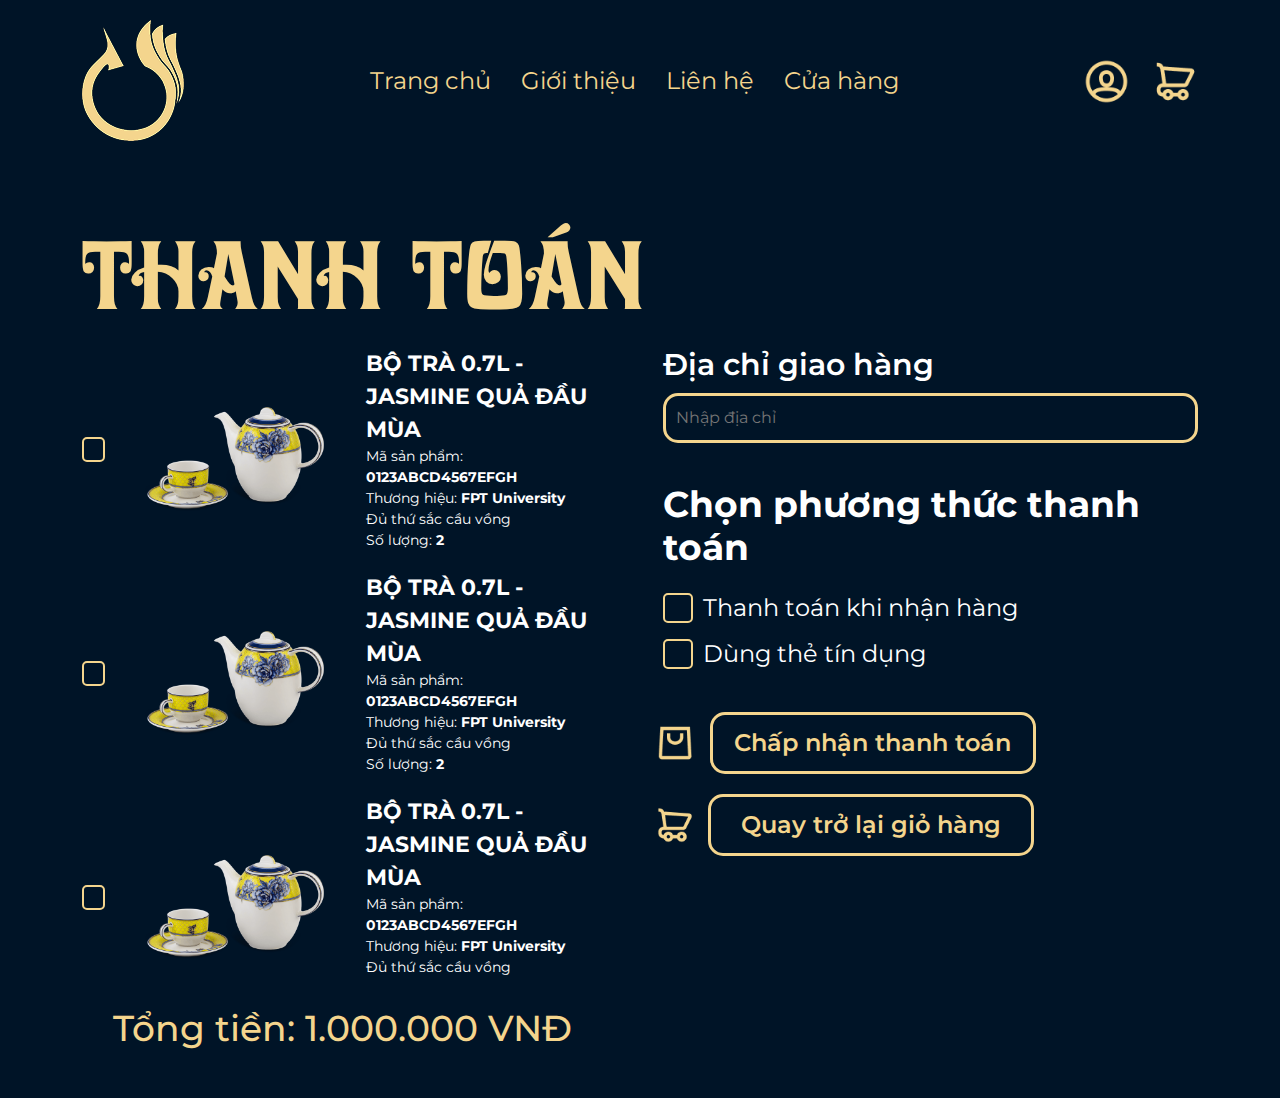
<file: pay.html>
<!DOCTYPE html>
<html lang="en">
<head>
    <meta charset="UTF-8">
    <meta name="viewport" content="width=device-width, initial-scale=1.0">
    <title>Document</title>
    <link href="https://cdn.jsdelivr.net/npm/bootstrap@5.3.3/dist/css/bootstrap.min.css" rel="stylesheet">
    <link rel="stylesheet" href="https://cdn.jsdelivr.net/npm/bootstrap-icons/font/bootstrap-icons.css">
    <link rel="stylesheet" href="css/all.css">
    <link rel="stylesheet" href="css/order.css">
    <link rel="stylesheet" href="css/pay.css">
</head>
</head>
<body>
    <div class="container-fluid wrapClassest">
        <div class="side-bar hidden">
            <ul>
                <li><a href="home.html">Trang chủ</a></li>
                <li><a href="about.html">Giới thiệu</a></li>
                <li><a href="contact.html">Liên hệ</a></li>
                <li><a href="store.html">Cửa hàng</a></li>
                <li><a href="order.html">Giỏ hàng</a></li>
                <li><a href="Account.html">Người dùng</a></li>
            </ul>
        </div>
        <div class="container">
            <header class="navigation-bar">
                <button class="menu-button">
                    <img src="img/menu.png" alt="Menu">
                </button>
                <a class="logo" href="index.html">
                    <img src="img/logolangsom.png" alt="Logo">
                </a>
                <ul class="menu-list">
                    <li><a href="home.html">Trang chủ</a></li>
                    <li><a href="about.html">Giới thiệu</a></li>
                    <li><a href="contact.html">Liên hệ</a></li>
                    <li><a href="store.html">Cửa hàng</a></li>
                </ul>
                <div class="icon-container">
                    <a href="Account.html"><img src="img/user.png" alt="User"></a>
                    <a href="order.html"><img src="img/cart.png" alt="Cart"></a>
                </div>
            </header>
            <h2 class="headerTitle" style="font-family: 'UTM Davida', sans-serif;">THANH TOÁN</h2>
            <div class="boxBigger">
                <div class="wrapBoxChoose">
                <div class="boxSelection specialEdition">
                        <div class="groupBox">
                            <div class="item">
                                <input type="checkbox" class="custom-checkbox">
                                <img src="img/item1-List1-product.png" alt="">
                                <div class="boxDetails">
                                    <span class="namePro">
                                        BỘ TRÀ 0.7L - JASMINE
                                        QUẢ ĐẦU MÙA
                                    </span>
                                    <span class="codePro textSame">
                                        Mã sản phẩm: <b>0123ABCD4567EFGH</b>
                                    </span>
                                    <span class="brand textSame">
                                        Thương hiệu: <b>FPT University</b>
                                    </span>
                                    <span class="pattern textSame">Đủ thứ sắc cầu vồng</span>
                                    <span class="numPro textSame">Số lượng: <b>2</b></span>
                                </div>
                            </div>
                            <div class="item">
                                <input type="checkbox" class="custom-checkbox">
                                <img src="img/item1-List1-product.png" alt="">
                                <div class="boxDetails">
                                    <span class="namePro">
                                        BỘ TRÀ 0.7L - JASMINE
                                        QUẢ ĐẦU MÙA
                                    </span>
                                    <span class="codePro textSame">
                                        Mã sản phẩm: <b>0123ABCD4567EFGH</b>
                                    </span>
                                    <span class="brand textSame">
                                        Thương hiệu: <b>FPT University</b>
                                    </span>
                                    <span class="pattern textSame">Đủ thứ sắc cầu vồng</span>
                                    <span class="numPro textSame">Số lượng: <b>2</b></span>
                                </div>
                            </div>
                            <div class="item">
                                <input type="checkbox" class="custom-checkbox">
                                <img src="img/item1-List1-product.png" alt="">
                                <div class="boxDetails">
                                    <span class="namePro">
                                        BỘ TRÀ 0.7L - JASMINE
                                        QUẢ ĐẦU MÙA
                                    </span>
                                    <span class="codePro textSame">
                                        Mã sản phẩm: <b>0123ABCD4567EFGH</b>
                                    </span>
                                    <span class="brand textSame">
                                        Thương hiệu: <b>FPT University</b>
                                    </span>
                                    <span class="pattern textSame">Đủ thứ sắc cầu vồng</span>
                                    <span class="numPro textSame">Số lượng: <b>2</b></span>
                                </div>
                            </div>
                            <div class="item">
                                <input type="checkbox" class="custom-checkbox">
                                <img src="img/item1-List1-product.png" alt="">
                                <div class="boxDetails">
                                    <span class="namePro">
                                        BỘ TRÀ 0.7L - JASMINE
                                        QUẢ ĐẦU MÙA
                                    </span>
                                    <span class="codePro textSame">
                                        Mã sản phẩm: <b>0123ABCD4567EFGH</b>
                                    </span>
                                    <span class="brand textSame">
                                        Thương hiệu: <b>FPT University</b>
                                    </span>
                                    <span class="pattern textSame">Đủ thứ sắc cầu vồng</span>
                                    <span class="numPro textSame">Số lượng: <b>2</b></span>
                                </div>
                            </div>
                            <div class="item">
                                <input type="checkbox" class="custom-checkbox">
                                <img src="img/item1-List1-product.png" alt="">
                                <div class="boxDetails">
                                    <span class="namePro">
                                        BỘ TRÀ 0.7L - JASMINE
                                        QUẢ ĐẦU MÙA
                                    </span>
                                    <span class="codePro textSame">
                                        Mã sản phẩm: <b>0123ABCD4567EFGH</b>
                                    </span>
                                    <span class="brand textSame">
                                        Thương hiệu: <b>FPT University</b>
                                    </span>
                                    <span class="pattern textSame">Đủ thứ sắc cầu vồng</span>
                                    <span class="numPro textSame">Số lượng: <b>2</b></span>
                                </div>
                            </div>
                            <div class="item">
                                <input type="checkbox" class="custom-checkbox">
                                <img src="img/item1-List1-product.png" alt="">
                                <div class="boxDetails">
                                    <span class="namePro">
                                        BỘ TRÀ 0.7L - JASMINE
                                        QUẢ ĐẦU MÙA
                                    </span>
                                    <span class="codePro textSame">
                                        Mã sản phẩm: <b>0123ABCD4567EFGH</b>
                                    </span>
                                    <span class="brand textSame">
                                        Thương hiệu: <b>FPT University</b>
                                    </span>
                                    <span class="pattern textSame">Đủ thứ sắc cầu vồng</span>
                                    <span class="numPro textSame">Số lượng: <b>2</b></span>
                                </div>
                            </div>
                            <!--  -->
                        </div>
                    </div>
                    <h2 class="sumLbl">
                    Tổng tiền: 1.000.000 VNĐ
                    </h2>
                    </div>
                    <div class="boxAddress">
                        <h3 class="addLbl">Địa chỉ giao hàng</h3>
                        <input class="addressInput" type="text" placeholder="Nhập địa chỉ">
                        <h1 class="methodLbl">Chọn phương thức thanh toán</h1>
                        <div style="margin-bottom: 10px;" class="groupInput">
                            <input type="checkbox" class="custom-checkbox choose">
                            <span class="methodPay">Thanh toán khi nhận hàng</span>
                        </div>
                        <div class="groupInput">
                            <input type="checkbox" class="custom-checkbox choose">
                            <span class="methodPay">Dùng thẻ tín dụng</span>
                        </div>
                        <div class="groupBag boxBag">
                            <img src="img/bag.png" alt="">
                            <a href="thank.html" class="acpt">Chấp nhận thanh toán</a>
                        </div>
                        <div class="groupBag">
                            <img src="img/cart.png" alt="">
                            <a href="order.html" class="back">Quay trở lại giỏ hàng</a>
                        </div>
                    </div>
            </div>
            </div>
            </div>
    


<script src="js/script.js"></script>
</body>
</html>
</file>
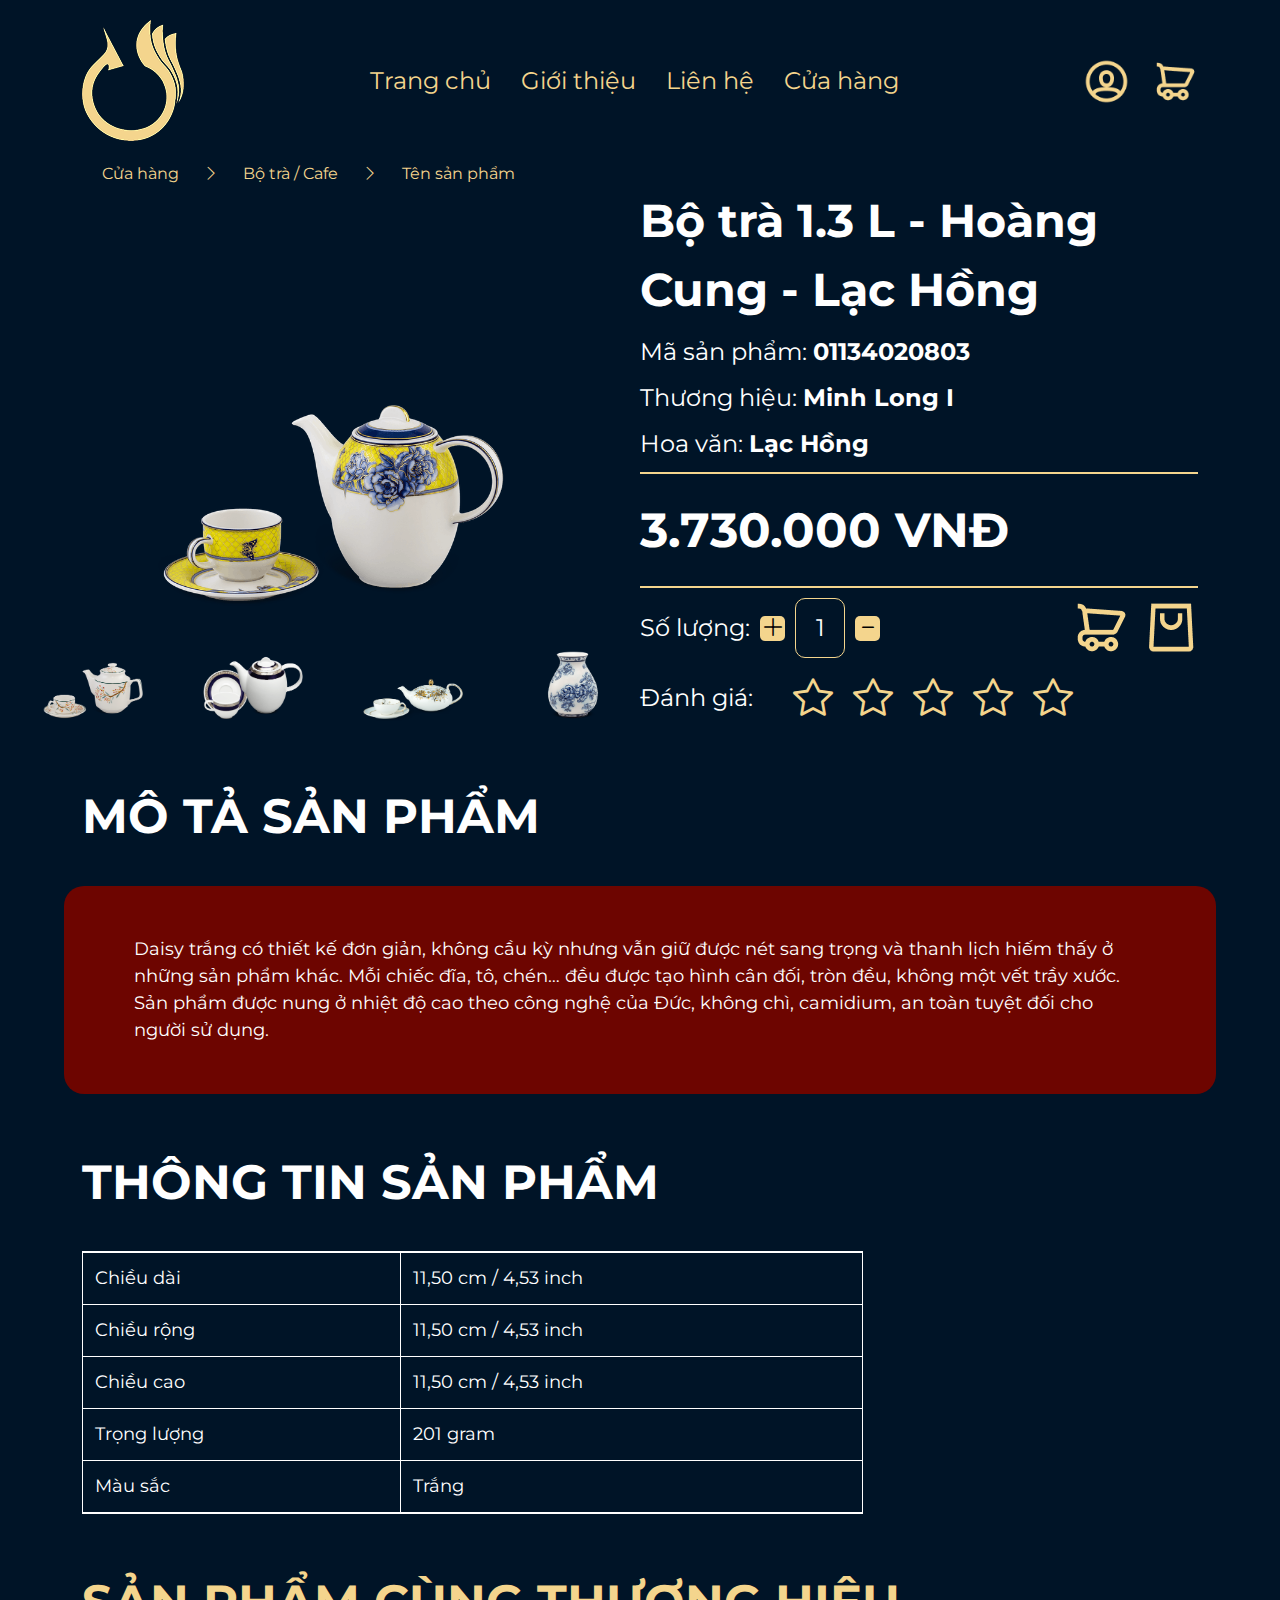
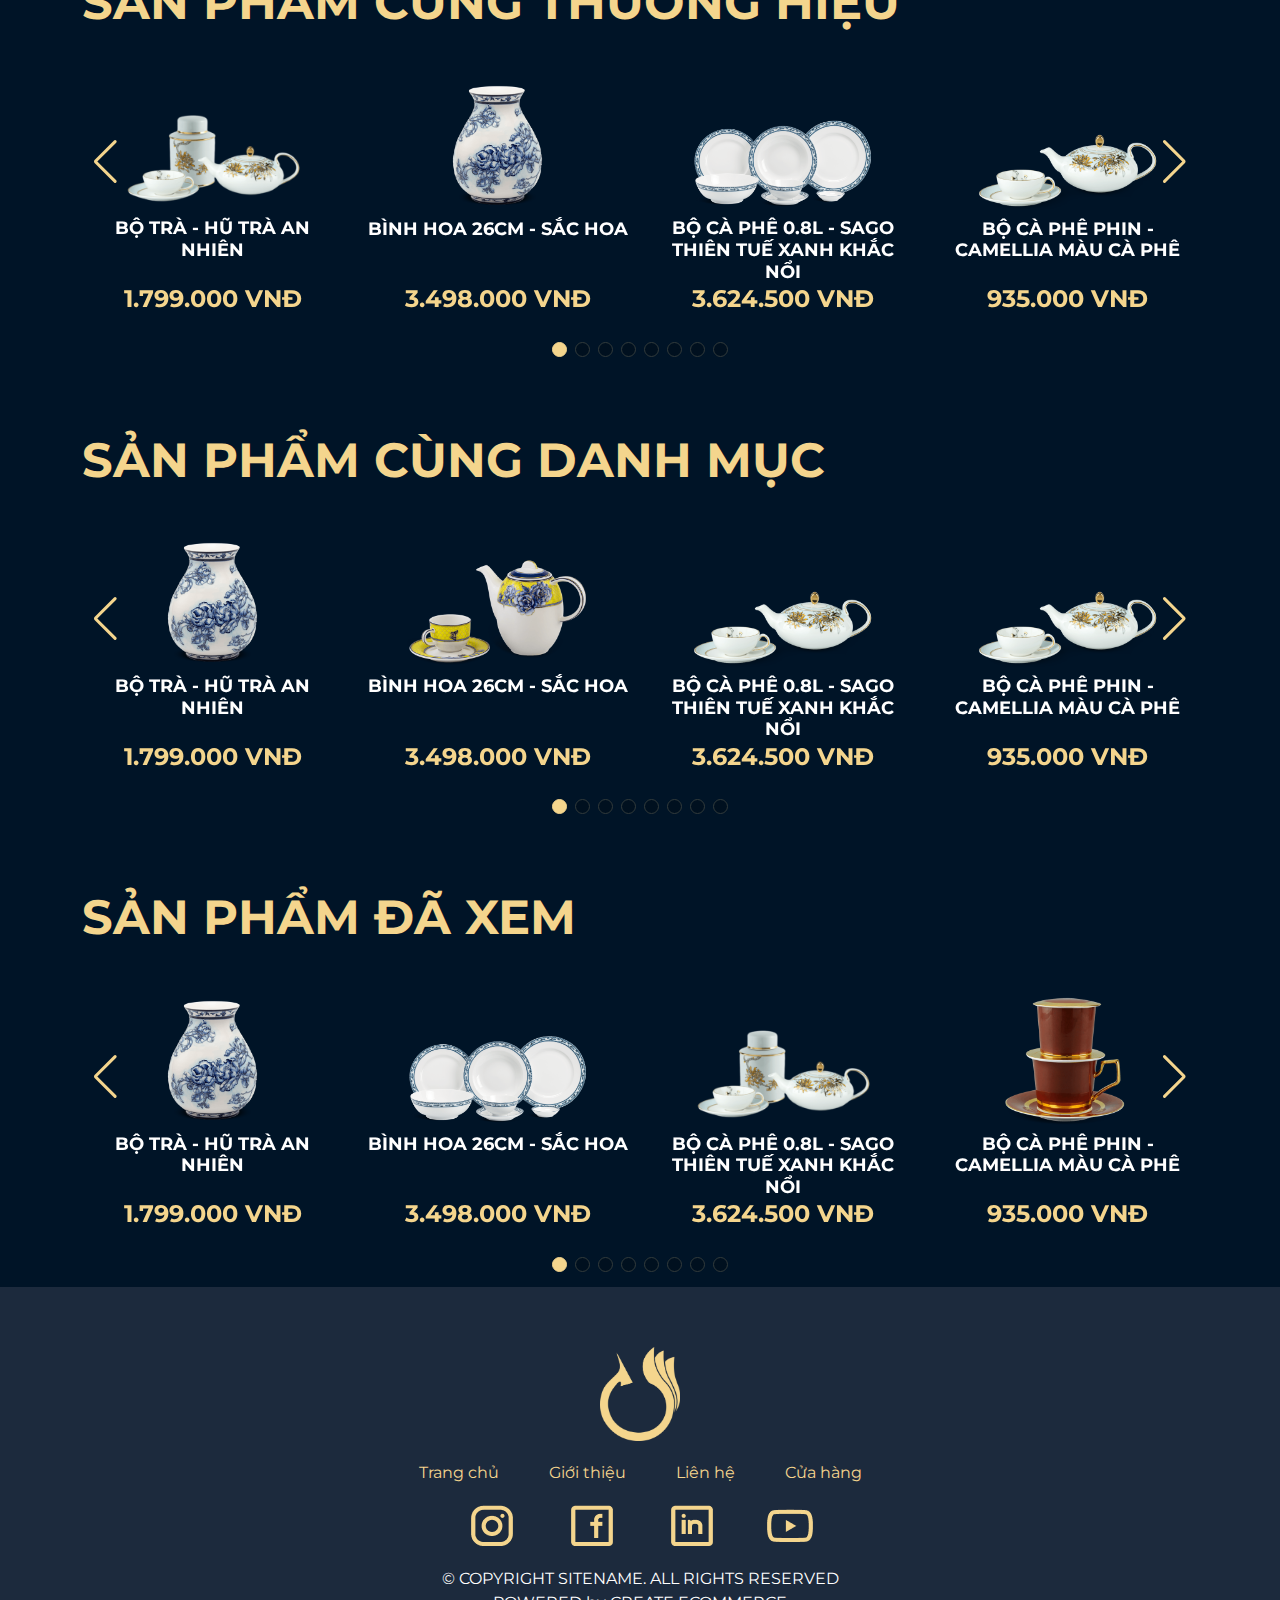
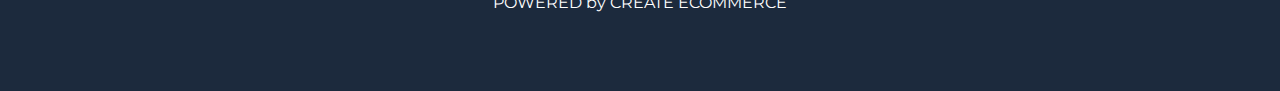
<file: ProductDetails.html>
<!DOCTYPE html>
<html lang="en">

<head>
    <meta charset="UTF-8">
    <meta name="viewport" content="width=device-width, initial-scale=1.0">
    <title>Document</title>
    <link rel="stylesheet" href="css/all.css">
    <link rel="stylesheet" href="css/productDetails.css">
    <link href="https://cdn.jsdelivr.net/npm/bootstrap@5.3.3/dist/css/bootstrap.min.css" rel="stylesheet">
    <link rel="stylesheet" href="https://cdn.jsdelivr.net/npm/bootstrap-icons/font/bootstrap-icons.css">
    <link rel="stylesheet" href="https://cdn.jsdelivr.net/npm/swiper@11/swiper-bundle.min.css" />
</head>

<body>
    <div class="container-fluid wrapClassest">
        <div class="side-bar hidden">
            <ul>
                <li><a href="home.html">Trang chủ</a></li>
                <li><a href="about.html">Giới thiệu</a></li>
                <li><a href="contact.html">Liên hệ</a></li>
                <li><a href="store.html">Cửa hàng</a></li>
                <li><a href="order.html">Giỏ hàng</a></li>
                <li><a href="Account.html">Người dùng</a></li>
            </ul>
        </div>
        <div class="container">
            <header class="navigation-bar">
                <button class="menu-button">
                    <img src="img/menu.png" alt="Menu">
                </button>
                <a class="logo" href="index.html">
                    <img src="img/logolangsom.png" alt="Logo">
                </a>
                <ul class="menu-list">
                    <li><a href="home.html">Trang chủ</a></li>
                    <li><a href="about.html">Giới thiệu</a></li>
                    <li><a href="contact.html">Liên hệ</a></li>
                    <li><a href="store.html">Cửa hàng</a></li>
                </ul>
                <div class="icon-container">
                    <a href="Account.html"><img src="img/user.png" alt="User"></a>
                    <a href="order.html"><img src="img/cart.png" alt="Cart"></a>
                </div>
            </header>
            <h1 class="namePage">CỬA HÀNG</h1>
            <div class="navigationPane">
                <a href="store.html">Cửa hàng</a>
                <i class="bi bi-chevron-right"></i>
                <a href="categories.html">Bộ trà / Cafe</a>
                <i class="bi bi-chevron-right"></i>
                <a href="ProductDetails.html">Tên sản phẩm</a>
            </div>
            <div class="group-box-details">
                <div class="boxImg">
                    <!-- Ảnh lớn -->
                    <div class="main-image">
                        <img id="largeImg" src="img/item1-List1-product.png" alt="Main Product Image">
                    </div>

                    <!-- Danh sách ảnh nhỏ -->
                    <div class="thumbnail-container">
                        <img class="thumbnail" src="img/item2-List1-product.png" onclick="changeImage(this)">
                        <img class="thumbnail" src="img/item3-List1-product.png" onclick="changeImage(this)">
                        <img class="thumbnail" src="img/item4-List2-product.png" onclick="changeImage(this)">
                        <img class="thumbnail" src="img/item2-List2-product.png" onclick="changeImage(this)">
                    </div>
                </div>
                <div class="boxDetails">
                    <span class="productName">Bộ trà 1.3 L - Hoàng
                        Cung - Lạc Hồng</span>
                        <span class="details">Mã sản phẩm: <b>01134020803</b></span>
                        <span class="details">Thương hiệu: <b>Minh Long I</b></span>
                        <span class="details">Hoa văn: <b>Lạc Hồng</b></span>
                        <span class="price">3.730.000 VNĐ</span>
                        <div class="group-selection">
                            <span>Số lượng: <div class="groupVolume">
                                <div class="bt" id="plusQuan">
                                    <i class="bi bi-plus-lg"></i>
                                </div>
                                <div class="number" id="quantity">
                                    1
                                </div>
                                <div class="bt" id="minusQuan">
                                    <i class="bi bi-dash"></i>
                                </div>
                            </div> </span>
                            <div class="group-icon">
                                <a href=""><img src="img/cart.png" alt=""></a>
                                <a href=""><img src="img/bag.png" alt=""></a>
                            </div>
                        </div>
                        <div class="rating">
                            <span>Đánh giá: </span>
                            <i class="bi bi-star"></i>
                            <i class="bi bi-star"></i>
                            <i class="bi bi-star"></i>
                            <i class="bi bi-star"></i>
                            <i class="bi bi-star"></i>
                            
                        </div>
                </div>
            </div>
            <h1 class="title">MÔ TẢ SẢN PHẨM</h1>
        </div>
        <div class="boxDes">
            <div class="description">
                Daisy trắng có thiết kế đơn giản, không cầu kỳ nhưng vẫn giữ được nét sang trọng và thanh lịch hiếm thấy ở những sản phẩm khác. Mỗi chiếc đĩa, tô, chén… đều được tạo hình cân đối, tròn đều, không một vết trầy xước. Sản phẩm được nung ở nhiệt độ cao theo công nghệ của Đức, không chì, camidium, an toàn tuyệt đối cho người sử dụng.
            </div>
        </div>
        <div class="container wrapSwiper">
            <h1 class="title">THÔNG TIN SẢN PHẨM</h1>
            <table class="product-table">
                <tr>
                    <td>Chiều dài</td>
                    <td>11,50 cm / 4,53 inch</td>
                </tr>
                <tr>
                    <td>Chiều rộng</td>
                    <td>11,50 cm / 4,53 inch</td>
                </tr>
                <tr>
                    <td>Chiều cao</td>
                    <td>11,50 cm / 4,53 inch</td>
                </tr>
                <tr>
                    <td>Trọng lượng</td>
                    <td>201 gram</td>
                </tr>
                <tr>
                    <td>Màu sắc</td>
                    <td>Trắng</td>
                </tr>
            </table>
            <h1 class="title sp">SẢN PHẨM CÙNG THƯƠNG HIỆU</h1>
            <!-- SWIPER -->
            <div class="swiper mySwiper">
                <div class="swiper-wrapper">
                    <div class="swiper-slide">
                        <div class="wrapItem">
                               <div class="blockHover"><a href="ProductDetails.html"><i class="bi bi-search"></i></a></div>
                            <img src="img/item1-List2-product.png" alt="">
                            <h3 class="namePro last">BỘ TRÀ - HŨ TRÀ AN NHIÊN</h3>
                                <h3 class="pricePro last">1.799.000 VNĐ</h3>
                        </div>
                    </div>
                    <div class="swiper-slide">
                        <div class="wrapItem">
                               <div class="blockHover"><a href="ProductDetails.html"><i class="bi bi-search"></i></a></div>
                            <img src="img/item2-List2-product.png" alt="">
                            <h3 class="namePro last">BÌNH HOA 26CM - SẮC HOA</h3>
                                <h3 class="pricePro last">3.498.000 VNĐ</h3>
                        </div>
                    </div>
                    <div class="swiper-slide">
                        <div class="wrapItem">
                               <div class="blockHover"><a href="ProductDetails.html"><i class="bi bi-search"></i></a></div>
                            <img src="img/item3-List2-product.png" alt="">
                            <h3 class="namePro last">BỘ CÀ PHÊ 0.8L - SAGO
                                THIÊN TUẾ XANH KHẮC NỔI</h3>
                                <h3 class="pricePro last">3.624.500 VNĐ</h3>
                        </div>
                    </div>
                    <div class="swiper-slide">
                        <div class="wrapItem">
                               <div class="blockHover"><a href="ProductDetails.html"><i class="bi bi-search"></i></a></div>
                            <img src="img/item4-List2-product.png" alt="">
                            <h3 class="namePro last">BỘ CÀ PHÊ PHIN - CAMELLIA
                                MÀU CÀ PHÊ</h3>
                                <h3 class="pricePro last">935.000 VNĐ</h3>
                        </div>
                    </div>
                    <div class="swiper-slide">
                        <div class="wrapItem">
                               <div class="blockHover"><a href="ProductDetails.html"><i class="bi bi-search"></i></a></div>
                            <img src="img/item1-List2-product.png" alt="">
                            <h3 class="namePro last">BỘ CÀ PHÊ 0.8L - SAGO
                                MẪU ĐƠN VÀNG</h3>
                                <h3 class="pricePro last">2.230.000 VNĐ</h3>
                        </div>
                    </div>
                    <div class="swiper-slide">
                        <div class="wrapItem">
                               <div class="blockHover"><a href="ProductDetails.html"><i class="bi bi-search"></i></a></div>
                            <img src="img/item2-List2-product.png" alt="">
                            <h3 class="namePro last">BỘ TRÀ 0.7L - JASMINE
                                QUẢ ĐẦU MÙA</h3>
                                <h3 class="pricePro last">858.000 VNĐ</h3>
                        </div>
                    </div>
                    <div class="swiper-slide">
                        <div class="wrapItem">
                               <div class="blockHover"><a href="ProductDetails.html"><i class="bi bi-search"></i></a></div>
                            <img src="img/item3-List2-product.png" alt="">
                            <h3 class="namePro last">BỘ CÀ PHÊ 0.8L - SAGO
                                THIÊN TUẾ XANH KHẮC NỔI</h3>
                                <h3 class="pricePro last">3.624.500 VNĐ</h3>
                        </div>
                    </div>
                    <div class="swiper-slide">
                        <div class="wrapItem">
                               <div class="blockHover"><a href="ProductDetails.html"><i class="bi bi-search"></i></a></div>
                            <img src="img/item4-List2-product.png" alt="">
                            <h3 class="namePro last">BỘ CÀ PHÊ PHIN - CAMELLIA
                                MÀU CÀ PHÊ</h3>
                                <h3 class="pricePro last">935.000 VNĐ</h3>
                        </div>
                    </div>
                  
                </div>
                <div class="swiper-button-next"></div>
                <div class="swiper-button-prev"></div>
                <div class="swiper-pagination"></div>
            </div>
             <!-- end -->
            <h1 class="title sp">SẢN PHẨM CÙNG DANH MỤC</h1>
 <!-- SWIPER -->
 <div class="swiper mySwiper1">
    <div class="swiper-wrapper">
        <div class="swiper-slide">
            <div class="wrapItem">
                   <div class="blockHover"><a href="ProductDetails.html"><i class="bi bi-search"></i></a></div>
                <img src="img/item2-List2-product.png" alt="">
                <h3 class="namePro last">BỘ TRÀ - HŨ TRÀ AN NHIÊN</h3>
                    <h3 class="pricePro last">1.799.000 VNĐ</h3>
            </div>
        </div>
        <div class="swiper-slide">
            <div class="wrapItem">
                   <div class="blockHover"><a href="ProductDetails.html"><i class="bi bi-search"></i></a></div>
                <img src="img/item1-List1-product.png" alt="">
                <h3 class="namePro last">BÌNH HOA 26CM - SẮC HOA</h3>
                    <h3 class="pricePro last">3.498.000 VNĐ</h3>
            </div>
        </div>
        <div class="swiper-slide">
            <div class="wrapItem">
                   <div class="blockHover"><a href="ProductDetails.html"><i class="bi bi-search"></i></a></div>
                <img src="img/item4-List2-product.png" alt="">
                <h3 class="namePro last">BỘ CÀ PHÊ 0.8L - SAGO
                    THIÊN TUẾ XANH KHẮC NỔI</h3>
                    <h3 class="pricePro last">3.624.500 VNĐ</h3>
            </div>
        </div>
        <div class="swiper-slide">
            <div class="wrapItem">
                   <div class="blockHover"><a href="ProductDetails.html"><i class="bi bi-search"></i></a></div>
                <img src="img/item4-List2-product.png" alt="">
                <h3 class="namePro last">BỘ CÀ PHÊ PHIN - CAMELLIA
                    MÀU CÀ PHÊ</h3>
                    <h3 class="pricePro last">935.000 VNĐ</h3>
            </div>
        </div>
        <div class="swiper-slide">
            <div class="wrapItem">
                   <div class="blockHover"><a href="ProductDetails.html"><i class="bi bi-search"></i></a></div>
                <img src="img/item2-List2-product.png" alt="">
                <h3 class="namePro last">BỘ CÀ PHÊ 0.8L - SAGO
                    MẪU ĐƠN VÀNG</h3>
                    <h3 class="pricePro last">2.230.000 VNĐ</h3>
            </div>
        </div>
        <div class="swiper-slide">
            <div class="wrapItem">
                   <div class="blockHover"><a href="ProductDetails.html"><i class="bi bi-search"></i></a></div>
                <img src="img/item2-List1-product.png" alt="">
                <h3 class="namePro last">BỘ TRÀ 0.7L - JASMINE
                    QUẢ ĐẦU MÙA</h3>
                    <h3 class="pricePro last">858.000 VNĐ</h3>
            </div>
        </div>
        <div class="swiper-slide">
            <div class="wrapItem">
                   <div class="blockHover"><a href="ProductDetails.html"><i class="bi bi-search"></i></a></div>
                <img src="img/item1-List2-product.png" alt="">
                <h3 class="namePro last">BỘ CÀ PHÊ 0.8L - SAGO
                    THIÊN TUẾ XANH KHẮC NỔI</h3>
                    <h3 class="pricePro last">3.624.500 VNĐ</h3>
            </div>
        </div>
        <div class="swiper-slide">
            <div class="wrapItem">
                   <div class="blockHover"><a href="ProductDetails.html"><i class="bi bi-search"></i></a></div>
                <img src="img/item4-List2-product.png" alt="">
                <h3 class="namePro last">BỘ CÀ PHÊ PHIN - CAMELLIA
                    MÀU CÀ PHÊ</h3>
                    <h3 class="pricePro last">935.000 VNĐ</h3>
            </div>
        </div>
      
    </div>
    <div class="swiper-button-next"></div>
    <div class="swiper-button-prev"></div>
    <div class="swiper-pagination"></div>
</div>
 <!-- end -->
 <h1 class="title sp">SẢN PHẨM ĐÃ XEM</h1>
 <div class="swiper mySwiper3">
    <div class="swiper-wrapper">
        <div class="swiper-slide">
            <div class="wrapItem">
                   <div class="blockHover"><a href="ProductDetails.html"><i class="bi bi-search"></i></a></div>
                <img src="img/item2-List2-product.png" alt="">
                <h3 class="namePro last">BỘ TRÀ - HŨ TRÀ AN NHIÊN</h3>
                    <h3 class="pricePro last">1.799.000 VNĐ</h3>
            </div>
        </div>
        <div class="swiper-slide">
            <div class="wrapItem">
                   <div class="blockHover"><a href="ProductDetails.html"><i class="bi bi-search"></i></a></div>
                <img src="img/item3-List2-product.png" alt="">
                <h3 class="namePro last">BÌNH HOA 26CM - SẮC HOA</h3>
                    <h3 class="pricePro last">3.498.000 VNĐ</h3>
            </div>
        </div>
        <div class="swiper-slide">
            <div class="wrapItem">
                   <div class="blockHover"><a href="ProductDetails.html"><i class="bi bi-search"></i></a></div>
                <img src="img/item1-List2-product.png" alt="">
                <h3 class="namePro last">BỘ CÀ PHÊ 0.8L - SAGO
                    THIÊN TUẾ XANH KHẮC NỔI</h3>
                    <h3 class="pricePro last">3.624.500 VNĐ</h3>
            </div>
        </div>
        <div class="swiper-slide">
            <div class="wrapItem">
                   <div class="blockHover"><a href="ProductDetails.html"><i class="bi bi-search"></i></a></div>
                <img src="img/item4-List1-product.png" alt="">
                <h3 class="namePro last">BỘ CÀ PHÊ PHIN - CAMELLIA
                    MÀU CÀ PHÊ</h3>
                    <h3 class="pricePro last">935.000 VNĐ</h3>
            </div>
        </div>
        <div class="swiper-slide">
            <div class="wrapItem">
                   <div class="blockHover"><a href="ProductDetails.html"><i class="bi bi-search"></i></a></div>
                <img src="img/item1-List2-product.png" alt="">
                <h3 class="namePro last">BỘ CÀ PHÊ 0.8L - SAGO
                    MẪU ĐƠN VÀNG</h3>
                    <h3 class="pricePro last">2.230.000 VNĐ</h3>
            </div>
        </div>
        <div class="swiper-slide">
            <div class="wrapItem">
                   <div class="blockHover"><a href="ProductDetails.html"><i class="bi bi-search"></i></a></div>
                <img src="img/item2-List2-product.png" alt="">
                <h3 class="namePro last">BỘ TRÀ 0.7L - JASMINE
                    QUẢ ĐẦU MÙA</h3>
                    <h3 class="pricePro last">858.000 VNĐ</h3>
            </div>
        </div>
        <div class="swiper-slide">
            <div class="wrapItem">
                   <div class="blockHover"><a href="ProductDetails.html"><i class="bi bi-search"></i></a></div>
                <img src="img/item3-List2-product.png" alt="">
                <h3 class="namePro last">BỘ CÀ PHÊ 0.8L - SAGO
                    THIÊN TUẾ XANH KHẮC NỔI</h3>
                    <h3 class="pricePro last">3.624.500 VNĐ</h3>
            </div>
        </div>
        <div class="swiper-slide">
            <div class="wrapItem">
                   <div class="blockHover"><a href="ProductDetails.html"><i class="bi bi-search"></i></a></div>
                <img src="img/item4-List2-product.png" alt="">
                <h3 class="namePro last">BỘ CÀ PHÊ PHIN - CAMELLIA
                    MÀU CÀ PHÊ</h3>
                    <h3 class="pricePro last">935.000 VNĐ</h3>
            </div>
        </div>
      
    </div>
    <div class="swiper-button-next"></div>
    <div class="swiper-button-prev"></div>
    <div class="swiper-pagination"></div>
</div>

            
        </div>
        <footer>
            <img class="mainLogo" src="img/mainLogo.png" alt="">
            <ul>
                <li><a href="home.html">Trang chủ</a></li>
                <li><a href="about.html">Giới thiệu</a></li>
                <li><a href="contact.html">Liên hệ</a></li>
                <li><a href="store.html">Cửa hàng</a></li>
            </ul>
            <ul class="listIcon">
                <li><a href="#"><img src="img/instagram.png" alt=""></a></li>
                <li><a href="#"><img src="img/facebook.png" alt=""></a></li>
                <li><a href="#"><img src="img/linkedin.png" alt=""></a></li>
                <li><a href="#"><img src="img/icon.png" alt=""></a></li>
            </ul>
            <p class="text-center">&copy; COPYRIGHT SITENAME. ALL RIGHTS RESERVED <br>
              POWERED by CREATE ECOMMERCE</p>
          </footer>
    </div>
    <script src="https://cdn.jsdelivr.net/npm/swiper@11/swiper-bundle.min.js"></script>
    <script>
        var swiper = new Swiper(".mySwiper", {
            pagination: {
        el: ".swiper-pagination",
        clickable: true,
      },
            navigation: {
                nextEl: ".swiper-button-next",
                prevEl: ".swiper-button-prev",
            },
            autoplay: {
                delay: 2200,
                disableOnInteraction: false,
            },
            loop: true,
            slidesPerView: 4,
            spaceBetween: 24,
            breakpoints: {
                300: {
                    slidesPerView: 1,
                },
                700: {
                    slidesPerView: 2,
                },
                1000: {
                    slidesPerView: 4,
                },
            },
        });
        var swiper2 = new Swiper(".mySwiper1", {
            pagination: {
        el: ".swiper-pagination",
        clickable: true,
      },
            navigation: {
                nextEl: ".swiper-button-next",
                prevEl: ".swiper-button-prev",
            },
            autoplay: {
                delay: 2200,
                disableOnInteraction: false,
            },
            loop: true,
            slidesPerView: 4,
            spaceBetween: 24,
            breakpoints: {
                300: {
                    slidesPerView: 1,
                },
                700: {
                    slidesPerView: 2,
                },
                1000: {
                    slidesPerView: 4,
                },
            },
        });
        var swiper3 = new Swiper(".mySwiper3", {
            pagination: {
        el: ".swiper-pagination",
        clickable: true,
      },
            navigation: {
                nextEl: ".swiper-button-next",
                prevEl: ".swiper-button-prev",
            },
            autoplay: {
                delay: 2200,
                disableOnInteraction: false,
            },
            loop: true,
            slidesPerView: 4,
            spaceBetween: 24,
            breakpoints: {
                300: {
                    slidesPerView: 1,
                },
                700: {
                    slidesPerView: 2,
                },
                1000: {
                    slidesPerView: 4,
                },
            },
        });
    </script>
  
     <script src="js/productDetails.js"></script>
     <script src="js/script.js"></script>
</body>

</html>
</file>
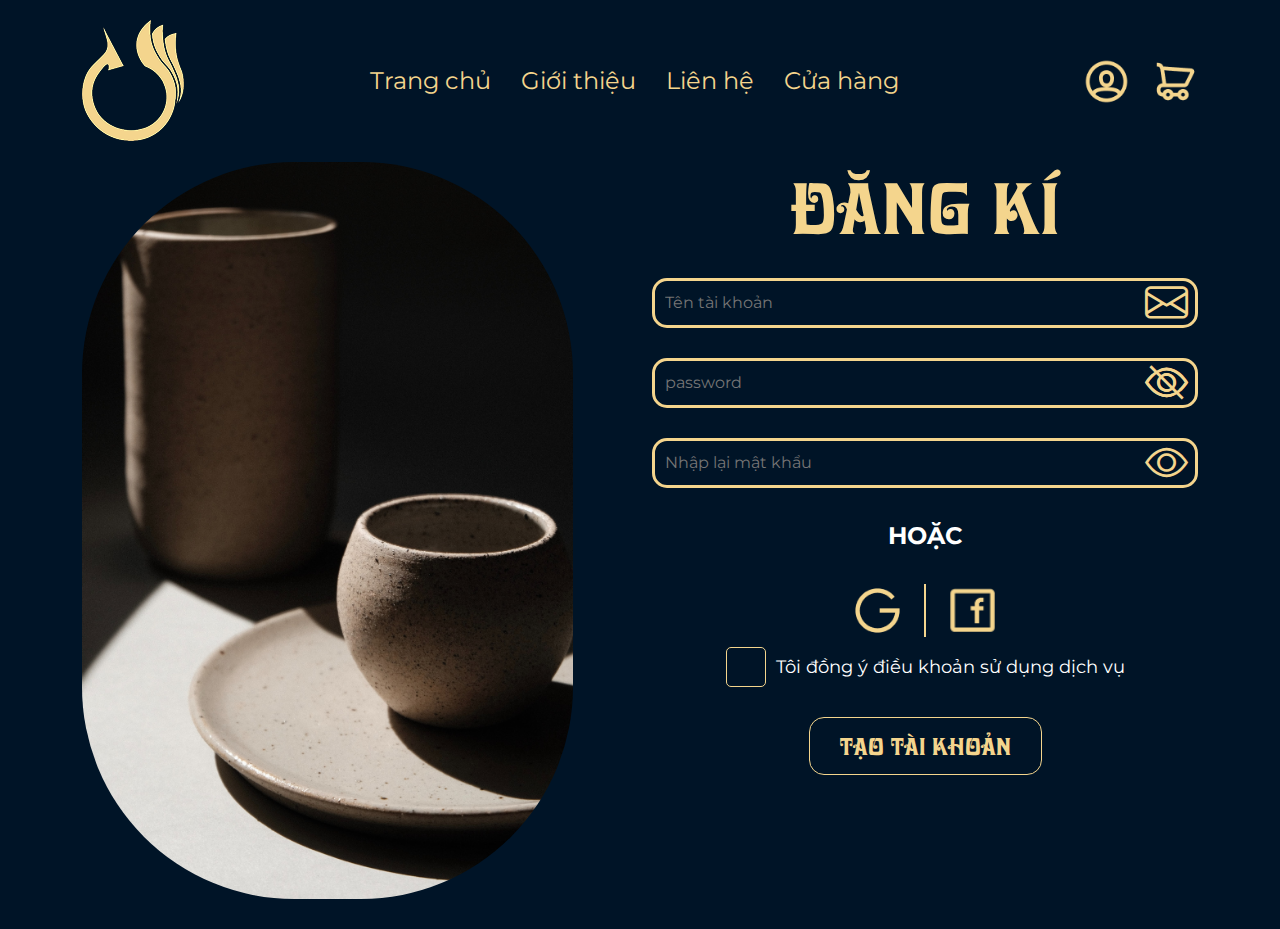
<file: register.html>
<!DOCTYPE html>
<html lang="en">
<head>
    <meta charset="UTF-8">
    <meta name="viewport" content="width=device-width, initial-scale=1.0">
    <title>Document</title>
    <link rel="stylesheet" href="css/all.css">
    <link rel="stylesheet" href="css/login.css">
    <link href="https://cdn.jsdelivr.net/npm/bootstrap@5.3.3/dist/css/bootstrap.min.css" rel="stylesheet">
    <link rel="stylesheet" href="https://cdn.jsdelivr.net/npm/bootstrap-icons/font/bootstrap-icons.css">
</head>
<body>
    <div class="container-fluid wrapClassest">
        <div class="side-bar hidden">
            <ul>
                <li><a href="home.html">Trang chủ</a></li>
                <li><a href="about.html">Giới thiệu</a></li>
                <li><a href="contact.html">Liên hệ</a></li>
                <li><a href="store.html">Cửa hàng</a></li>
                <li><a href="order.html">Giỏ hàng</a></li>
                <li><a href="Account.html">Người dùng</a></li>
            </ul>
        </div>
    <div class="container">
        <header class="navigation-bar">
            <button class="menu-button">
                <img src="img/menu.png" alt="Menu">
            </button>
            <a class="logo" href="index.html">
                <img src="img/logolangsom.png" alt="Logo">
            </a>
            <ul class="menu-list">
                <li><a href="home.html">Trang chủ</a></li>
                <li><a href="about.html">Giới thiệu</a></li>
                <li><a href="contact.html">Liên hệ</a></li>
                <li><a href="store.html">Cửa hàng</a></li>
            </ul>
            <div class="icon-container">
                <a href="Account.html"><img src="img/user.png" alt="User"></a>
                <a href="order.html"><img src="img/cart.png" alt="Cart"></a>
            </div>
        </header>
<div class="row">
    <div class="col-lg-6 wrapCol1">
        <div class="wrapImg"><img src="img/bg-login.jpg" alt=""></div>
    </div>
    <div class="col-lg-6 col-12 wrapCt">
            <h1 class="title" style="font-family: 'UTM Davida', sans-serif;">ĐĂNG KÍ</h1>
            <div class="groupInput">
            <input class="name" type="text" placeholder="Tên tài khoản">
            <i class="bi bi-envelope"></i>
            </div>
            <div class="groupInput">
            <input class="pwd" type="password" placeholder="password">
            <i id="inone" class="bi bi-eye"></i>
            <i class="bi bi-eye-slash"></i>
            </div>
            <div class="groupInput last">
            <input type="text" placeholder="Nhập lại mật khẩu">
            <i class="bi bi-eye"></i>
            </div>
            <span class="or">HOẶC</span>
            <div class="groupIcon">
                <a href=""><img src="img/google.png" alt=""></a>
                <a href=""><img src="img/facebook.png" alt=""></a>
            </div>
            <div class="group-check re">
                <input type="checkbox" name="SavePWD">
                <span>Tôi đồng ý điều khoản sử dụng dịch vụ</span>
            </div>
            <a class="loginBtn"  href="login.html" style="font-family: 'UTM Davida', sans-serif;">TẠO TÀI KHOẢN</a>
       
    </div>
</div>
        </div>
        </div>
        <script src="js/script.js"></script>
</body>
</html>
</file>
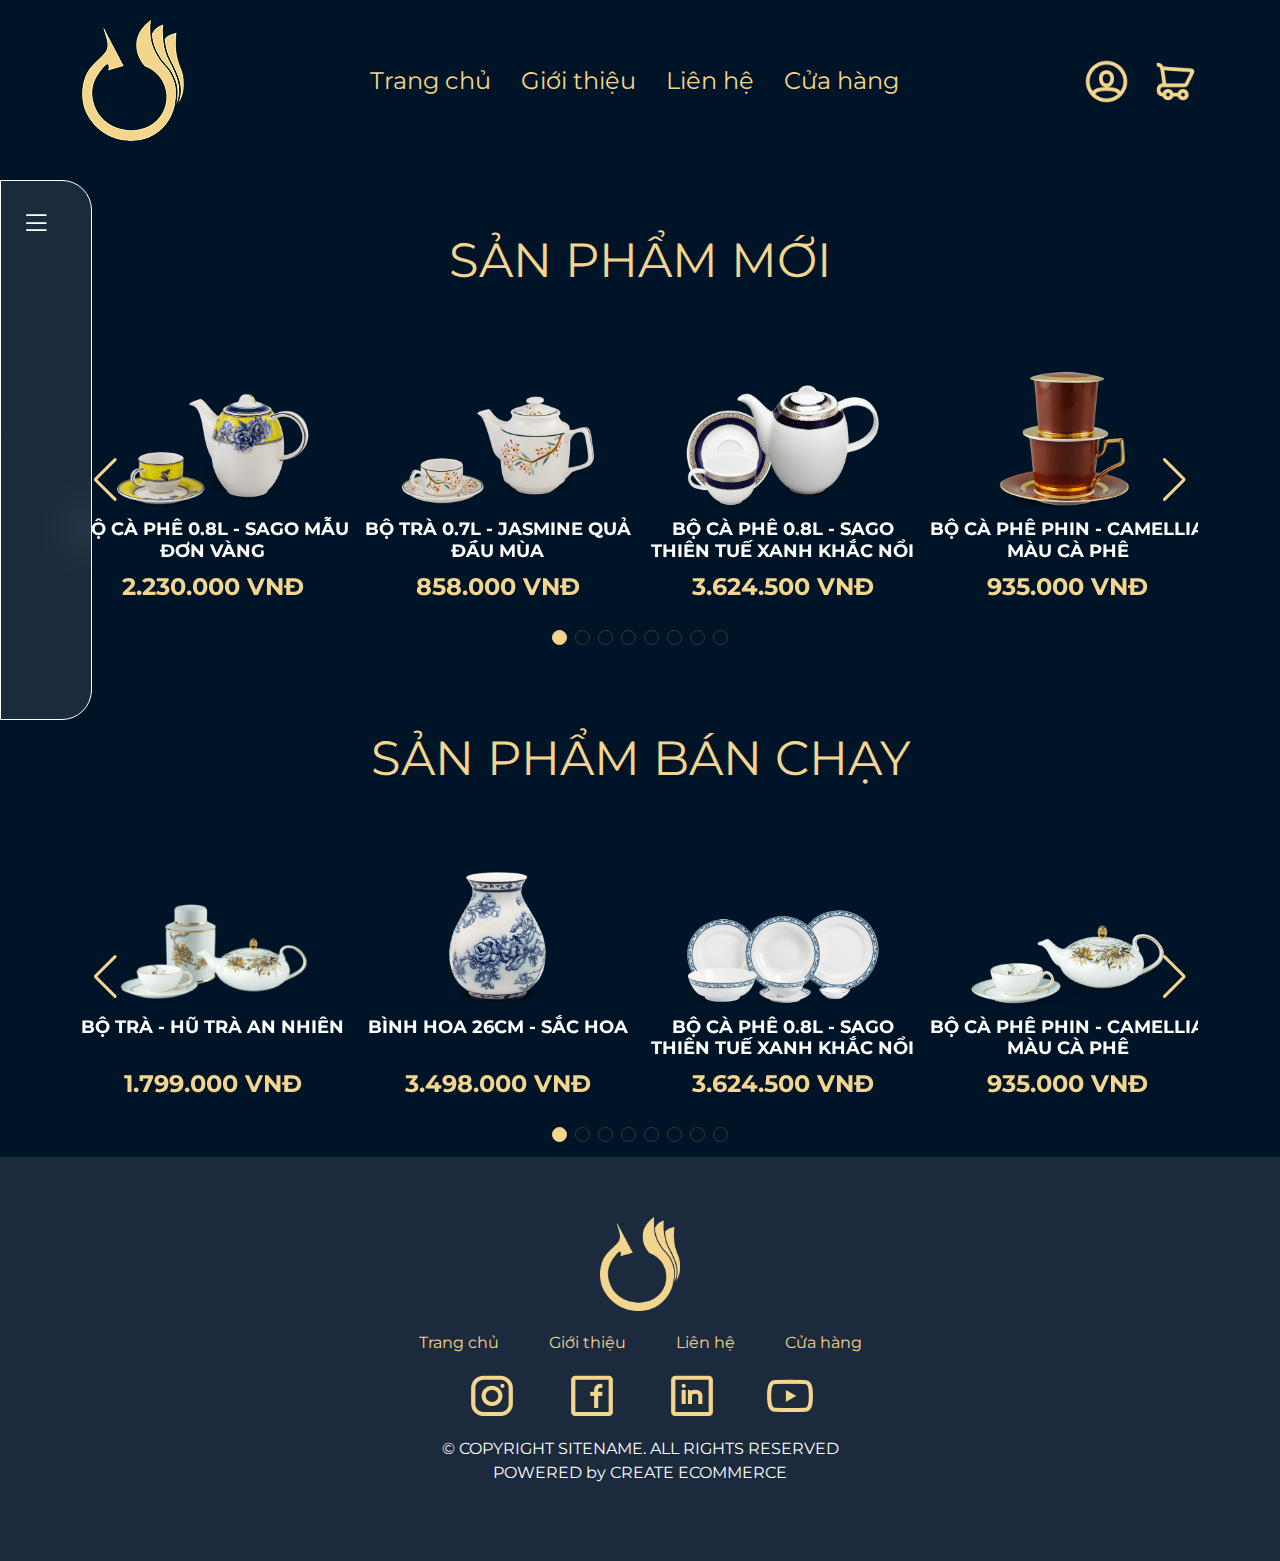
<file: store.html>
<!DOCTYPE html>
<html lang="en">

<head>
    <meta charset="UTF-8">
    <meta name="viewport" content="width=device-width, initial-scale=1.0">
    <title>Document</title>
    <link rel="stylesheet" href="https://cdn.jsdelivr.net/npm/swiper@11/swiper-bundle.min.css" />
    <link href="https://cdn.jsdelivr.net/npm/bootstrap@5.3.3/dist/css/bootstrap.min.css" rel="stylesheet">
    <link rel="stylesheet" href="https://cdn.jsdelivr.net/npm/bootstrap-icons/font/bootstrap-icons.css">
    <link rel="stylesheet" href="css/all.css">
    <link rel="stylesheet" href="css/store.css">
</head>

<body>
    <div class="container-fluid wrapClassest">

        <div class="filter">
            <div id="menuFilter">
                <i class="bi bi-list" style="font-size: 30px; margin-top: -5px; margin-right: 20px; cursor: pointer;"></i>
                <i class="bi bi-plus-lg" id="plus"></i>
            </div>
            <div class="wrap-filter hidden">
                <h2>Danh sách sản phẩm</h2>
                <ul>
                    <li><a href="categories.html">Bộ trà / Cafe</a></li>
                    <li><a href="categories.html">Tô và dĩa</a></li>
                    <li><a href="categories.html">Bộ đồ ăn</a></li>
                    <li><a href="categories.html">Bình hoa</a></li>
                    <li><a href="categories.html">Đồ trang trí</a></li>
                    <li><a href="categories.html">Niêu đất</a></li>
                </ul>
                <div class="check-filter">
                    <div class="group-input">
                        <label>
                            <input type="checkbox" name="price" value="100000-300000">
                            100.000 - 300.000
                        </label>
                    </div>
                    <div class="group-input">
                        <label>
                            <input type="checkbox" name="price" value="300000-500000">
                            300.000 - 500.000
                        </label>
                    </div>
                    <div class="group-input">
                        <label>
                            <input type="checkbox" name="price" value="500000-1000000">
                            500.000 - 1.000.000
                        </label>
                    </div>
                    <div class="group-input">
                        <label>
                            <input type="checkbox" name="price" value="1000000-2000000">
                            1.000.000 - 2.000.000
                        </label>
                    </div>
                    <div class="group-input">
                        <label>
                            <input type="checkbox" name="price" value="2000000-plus">
                            2.000.000 trở lên
                        </label>
                    </div>
                </div>
                
            </div>
        </div>
        <div class="side-bar hidden">
            <ul>
                <li><a href="home.html">Trang chủ</a></li>
                <li><a href="about.html">Giới thiệu</a></li>
                <li><a href="contact.html">Liên hệ</a></li>
                <li><a href="store.html">Cửa hàng</a></li>
                <li><a href="order.html">Giỏ hàng</a></li>
                <li><a href="Account.html">Người dùng</a></li>
            </ul>
        </div>
    <div class="container">
        <header class="navigation-bar">
            <button class="menu-button">
                <img src="img/menu.png" alt="Menu">
            </button>
            <a class="logo" href="index.html">
                <img src="img/logolangsom.png" alt="Logo">
            </a>
            <ul class="menu-list">
                <li><a href="home.html">Trang chủ</a></li>
                <li><a href="about.html">Giới thiệu</a></li>
                <li><a href="contact.html">Liên hệ</a></li>
                <li><a href="store.html">Cửa hàng</a></li>
            </ul>
            <div class="icon-container">
                <a href="Account.html"><img src="img/user.png" alt="User"></a>
                <a href="order.html"><img src="img/cart.png" alt="Cart"></a>
            </div>
        </header>
<h1 class="namePage text-center">CỬA HÀNG</h1>
<h1 class="title text-center">SẢN PHẨM MỚI</h1>

<!-- Swiper -->
<div class="swiper mySwiper1">
        <div class="swiper-wrapper">
            <div class="swiper-slide">
                <div class="wrapItem">
                    <div class="blockHover"><a href="ProductDetails.html"><i class="bi bi-search"></i></a></div>
                    <img src="img/item1-List1-product.png" alt="">
                    <h3 class="namePro">BỘ CÀ PHÊ 0.8L - SAGO
                        MẪU ĐƠN VÀNG</h3>
                        <h3 class="pricePro">2.230.000 VNĐ</h3>
                </div>
            </div>
            <div class="swiper-slide">
                <div class="wrapItem">
                    <div class="blockHover"><a href="ProductDetails.html"><i class="bi bi-search"></i></a></div>
                    <img src="img/item2-List1-product.png" alt="">
                    <h3 class="namePro">BỘ TRÀ 0.7L - JASMINE
                        QUẢ ĐẦU MÙA</h3>
                        <h3 class="pricePro">858.000 VNĐ</h3>
                </div>
            </div>
            <div class="swiper-slide">
                <div class="wrapItem">
                    <div class="blockHover"><a href="ProductDetails.html"><i class="bi bi-search"></i></a></div>
                    <img src="img/item3-List1-product.png" alt="">
                    <h3 class="namePro">BỘ CÀ PHÊ 0.8L - SAGO
                        THIÊN TUẾ XANH KHẮC NỔI</h3>
                        <h3 class="pricePro">3.624.500 VNĐ</h3>
                </div>
            </div>
            <div class="swiper-slide">
                <div class="wrapItem">
                    <div class="blockHover"><a href="ProductDetails.html"><i class="bi bi-search"></i></a></div>
                    <img src="img/item4-List1-product.png" alt="">
                    <h3 class="namePro">BỘ CÀ PHÊ PHIN - CAMELLIA
                        MÀU CÀ PHÊ</h3>
                        <h3 class="pricePro">935.000 VNĐ</h3>
                </div>
            </div>
            <div class="swiper-slide">
                <div class="wrapItem">
                    <div class="blockHover"><a href="ProductDetails.html"><i class="bi bi-search"></i></a></div>
                    <img src="img/item1-List1-product.png" alt="">
                    <h3 class="namePro">BỘ CÀ PHÊ 0.8L - SAGO
                        MẪU ĐƠN VÀNG</h3>
                        <h3 class="pricePro">2.230.000 VNĐ</h3>
                </div>
            </div>
            <div class="swiper-slide">
                <div class="wrapItem">
                    <div class="blockHover"><a href="ProductDetails.html"><i class="bi bi-search"></i></a></div>
                    <img src="img/item2-List1-product.png" alt="">
                    <h3 class="namePro">BỘ TRÀ 0.7L - JASMINE
                        QUẢ ĐẦU MÙA</h3>
                        <h3 class="pricePro">858.000 VNĐ</h3>
                </div>
            </div>
            <div class="swiper-slide">
                <div class="wrapItem">
                    <div class="blockHover"><a href="ProductDetails.html"><i class="bi bi-search"></i></a></div>
                    <img src="img/item3-List1-product.png" alt="">
                    <h3 class="namePro">BỘ CÀ PHÊ 0.8L - SAGO
                        THIÊN TUẾ XANH KHẮC NỔI</h3>
                        <h3 class="pricePro">3.624.500 VNĐ</h3>
                </div>
            </div>
            <div class="swiper-slide">
                <div class="wrapItem">
                    <div class="blockHover"><a href="ProductDetails.html"><i class="bi bi-search"></i></a></div>
                    <img src="img/item4-List1-product.png" alt="">
                    <h3 class="namePro">BỘ CÀ PHÊ PHIN - CAMELLIA
                        MÀU CÀ PHÊ</h3>
                        <h3 class="pricePro">935.000 VNĐ</h3>
                </div>
            </div>
          
        </div>
        <div class="swiper-button-next"></div>
        <div class="swiper-button-prev"></div>
        <div class="swiper-pagination"></div>
    </div>
    <h1 class="title text-center last">SẢN PHẨM BÁN CHẠY</h1>
    <div class="swiper mySwiper">
        <div class="swiper-wrapper">
            <div class="swiper-slide">
                <div class="wrapItem">
                    <div class="blockHover"><a href="ProductDetails.html"><i class="bi bi-search"></i></a></div>
                    <img src="img/item1-List2-product.png" alt="">
                    <h3 class="namePro last">BỘ TRÀ - HŨ TRÀ AN NHIÊN</h3>
                        <h3 class="pricePro last">1.799.000 VNĐ</h3>
                </div>
            </div>
            <div class="swiper-slide">
                <div class="wrapItem">
                    <div class="blockHover"><a href="ProductDetails.html"><i class="bi bi-search"></i></a></div>
                    <img src="img/item2-List2-product.png" alt="">
                    <h3 class="namePro last">BÌNH HOA 26CM - SẮC HOA</h3>
                        <h3 class="pricePro last">3.498.000 VNĐ</h3>
                </div>
            </div>
            <div class="swiper-slide">
                <div class="wrapItem">
                    <div class="blockHover"><a href="ProductDetails.html"><i class="bi bi-search"></i></a></div>
                    <img src="img/item3-List2-product.png" alt="">
                    <h3 class="namePro last">BỘ CÀ PHÊ 0.8L - SAGO
                        THIÊN TUẾ XANH KHẮC NỔI</h3>
                        <h3 class="pricePro last">3.624.500 VNĐ</h3>
                </div>
            </div>
            <div class="swiper-slide">
                <div class="wrapItem">
                    <div class="blockHover"><a href="ProductDetails.html"><i class="bi bi-search"></i></a></div>
                    <img src="img/item4-List2-product.png" alt="">
                    <h3 class="namePro last">BỘ CÀ PHÊ PHIN - CAMELLIA
                        MÀU CÀ PHÊ</h3>
                        <h3 class="pricePro last">935.000 VNĐ</h3>
                </div>
            </div>
            <div class="swiper-slide">
                <div class="wrapItem">
                    <div class="blockHover"><a href="ProductDetails.html"><i class="bi bi-search"></i></a></div>
                    <img src="img/item1-List2-product.png" alt="">
                    <h3 class="namePro last">BỘ CÀ PHÊ 0.8L - SAGO
                        MẪU ĐƠN VÀNG</h3>
                        <h3 class="pricePro last">2.230.000 VNĐ</h3>
                </div>
            </div>
            <div class="swiper-slide">
                <div class="wrapItem">
                    <div class="blockHover"><a href="ProductDetails.html"><i class="bi bi-search"></i></a></div>
                    <img src="img/item2-List2-product.png" alt="">
                    <h3 class="namePro last">BỘ TRÀ 0.7L - JASMINE
                        QUẢ ĐẦU MÙA</h3>
                        <h3 class="pricePro last">858.000 VNĐ</h3>
                </div>
            </div>
            <div class="swiper-slide">
                <div class="wrapItem">
                    <div class="blockHover"><a href="ProductDetails.html"><i class="bi bi-search"></i></a></div>
                    <img src="img/item3-List2-product.png" alt="">
                    <h3 class="namePro last">BỘ CÀ PHÊ 0.8L - SAGO
                        THIÊN TUẾ XANH KHẮC NỔI</h3>
                        <h3 class="pricePro last">3.624.500 VNĐ</h3>
                </div>
            </div>
            <div class="swiper-slide">
                <div class="wrapItem">
                    <div class="blockHover"><a href="ProductDetails.html"><i class="bi bi-search"></i></a></div>
                    <img src="img/item4-List2-product.png" alt="">
                    <h3 class="namePro last">BỘ CÀ PHÊ PHIN - CAMELLIA
                        MÀU CÀ PHÊ</h3>
                        <h3 class="pricePro last">935.000 VNĐ</h3>
                </div>
            </div>
          
        </div>
        <div class="swiper-button-next"></div>
        <div class="swiper-button-prev"></div>
        <div class="swiper-pagination"></div>
    </div>
</div>
<footer>
    <img class="mainLogo" src="img/mainLogo.png" alt="">
    <ul>
        <li><a href="home.html">Trang chủ</a></li>
        <li><a href="about.html">Giới thiệu</a></li>
        <li><a href="contact.html">Liên hệ</a></li>
        <li><a href="store.html">Cửa hàng</a></li>
    </ul>
    <ul class="listIcon">
        <li><a href="#"><img src="img/instagram.png" alt=""></a></li>
        <li><a href="#"><img src="img/facebook.png" alt=""></a></li>
        <li><a href="#"><img src="img/linkedin.png" alt=""></a></li>
        <li><a href="#"><img src="img/icon.png" alt=""></a></li>
    </ul>
    <p class="text-center">&copy; COPYRIGHT SITENAME. ALL RIGHTS RESERVED <br>
      POWERED by CREATE ECOMMERCE</p>
  </footer>
</div>

    <script src="https://cdn.jsdelivr.net/npm/swiper@11/swiper-bundle.min.js"></script>
    <script>
        var swiper = new Swiper(".mySwiper", {
            pagination: {
        el: ".swiper-pagination",
        clickable: true,
      },
            navigation: {
                nextEl: ".swiper-button-next",
                prevEl: ".swiper-button-prev",
            },
            autoplay: {
                delay: 2200,
                disableOnInteraction: false,
            },
            loop: true,
            slidesPerView: 4,
            spaceBetween: 24,
            breakpoints: {
                300: {
                    slidesPerView: 1,
                },
                700: {
                    slidesPerView: 2,
                },
                1000: {
                    slidesPerView: 4,
                },
            },
        });
        var swiper1 = new Swiper(".mySwiper1", {
            pagination: {
        el: ".swiper-pagination",
        clickable: true,
      },
            navigation: {
                nextEl: ".swiper-button-next",
                prevEl: ".swiper-button-prev",
            },
            autoplay: {
                delay: 2200,
                disableOnInteraction: false,
            },
            loop: true,
            slidesPerView: 4,
            spaceBetween: 24,
            breakpoints: {
                300: {
                    slidesPerView: 1,
                },
                700: {
                    slidesPerView: 2,
                },
                1000: {
                    slidesPerView: 4,
                },
            },
        });
    </script>
    <script src="js/script.js"></script>
    <script src="js/store.js"></script>
</body>

</html>
</file>
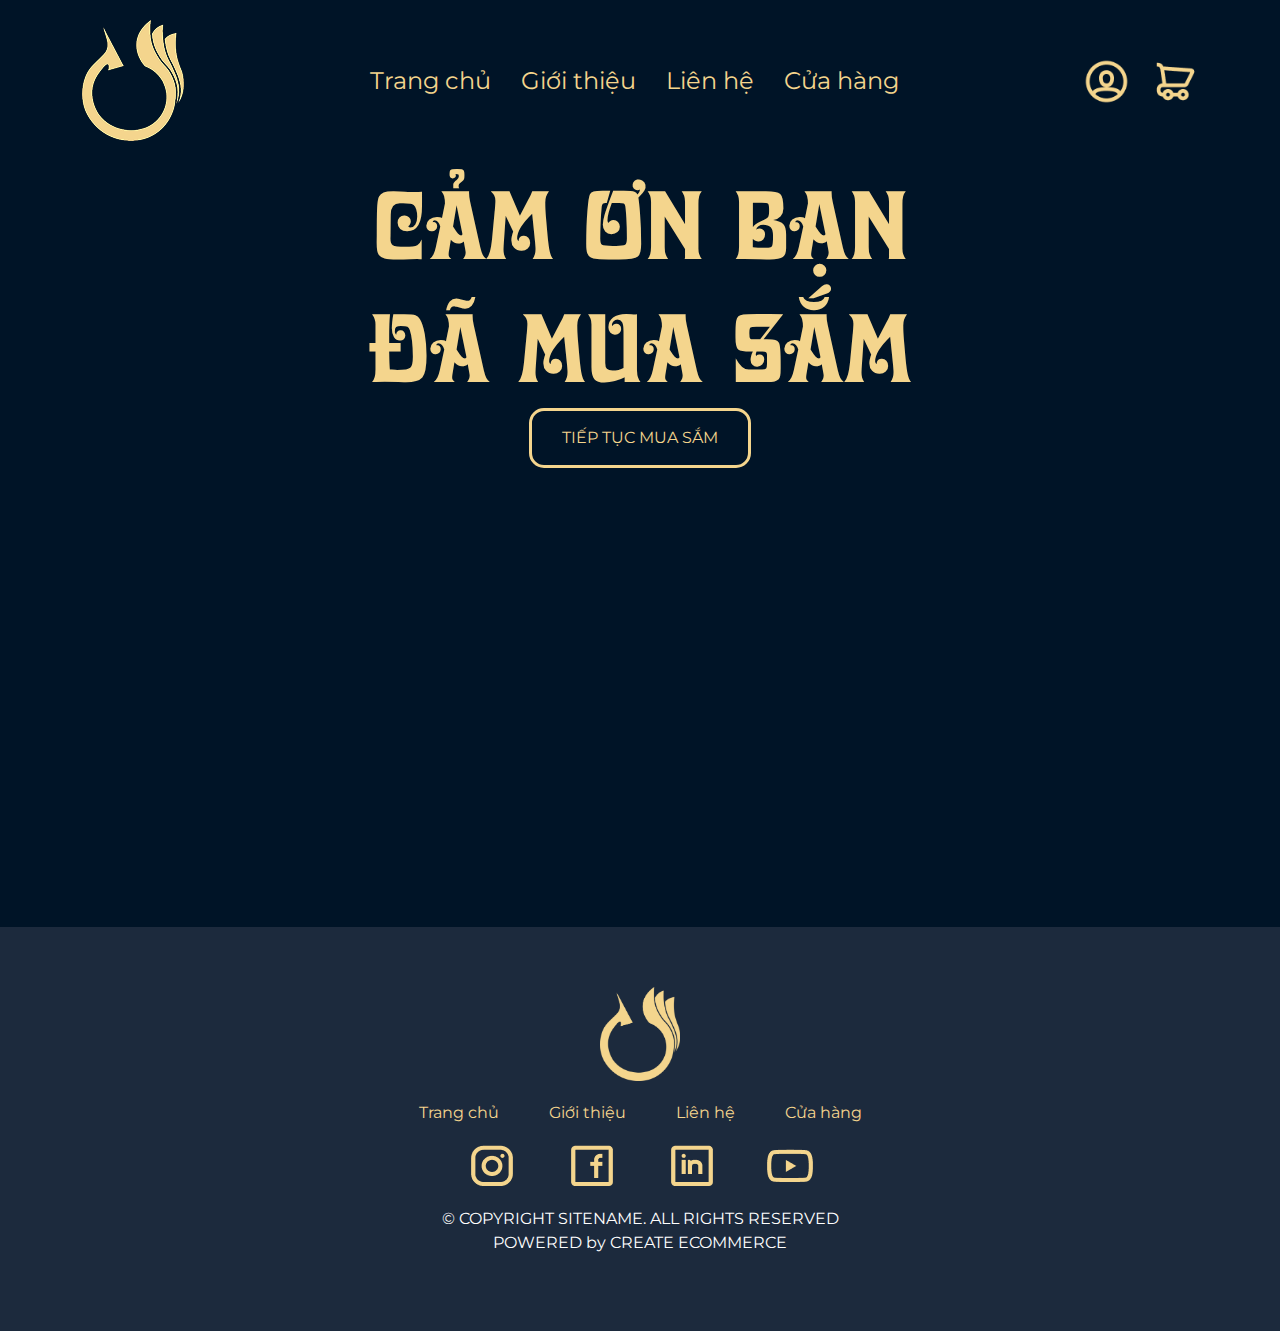
<file: thank.html>
<!DOCTYPE html>
<html lang="en">
<head>
    <meta charset="UTF-8">
    <meta name="viewport" content="width=device-width, initial-scale=1.0">
    <title>Document</title>
    <link href="https://cdn.jsdelivr.net/npm/bootstrap@5.3.3/dist/css/bootstrap.min.css" rel="stylesheet">
    <link rel="stylesheet" href="https://cdn.jsdelivr.net/npm/bootstrap-icons/font/bootstrap-icons.css">
    <link rel="stylesheet" href="css/all.css">
    <link rel="stylesheet" href="css/thank.css">
</head>
<body>
    <div class="container-fluid wrapClassest">
        <div class="side-bar hidden">
            <ul>
                <li><a href="home.html">Trang chủ</a></li>
                <li><a href="about.html">Giới thiệu</a></li>
                <li><a href="contact.html">Liên hệ</a></li>
                <li><a href="store.html">Cửa hàng</a></li>
                <li><a href="order.html">Giỏ hàng</a></li>
                <li><a href="Account.html">Người dùng</a></li>
            </ul>
        </div>
        <div class="container">
            <header class="navigation-bar">
                <button class="menu-button">
                    <img src="img/menu.png" alt="Menu">
                </button>
                <a class="logo" href="index.html">
                    <img src="img/logolangsom.png" alt="Logo">
                </a>
                <ul class="menu-list">
                    <li><a href="home.html">Trang chủ</a></li>
                    <li><a href="about.html">Giới thiệu</a></li>
                    <li><a href="contact.html">Liên hệ</a></li>
                    <li><a href="store.html">Cửa hàng</a></li>
                </ul>
                <div class="icon-container">
                    <a href="Account.html"><img src="img/user.png" alt="User"></a>
                    <a href="order.html"><img src="img/cart.png" alt="Cart"></a>
                </div>
            </header>
            <div class="boxThank">
                <h1 style="font-family: 'UTM Davida', sans-serif;">CẢM ƠN BẠN</h1>
                <h1 style="font-family: 'UTM Davida', sans-serif;">ĐÃ MUA SẮM</h1>
                <a href="store.html">TIẾP TỤC MUA SẮM</a>
            </div>
            </div>
            <footer>
                <img class="mainLogo" src="img/mainLogo.png" alt="">
                <ul>
                    <li><a href="home.html">Trang chủ</a></li>
                    <li><a href="about.html">Giới thiệu</a></li>
                    <li><a href="contact.html">Liên hệ</a></li>
                    <li><a href="store.html">Cửa hàng</a></li>
                </ul>
                <ul class="listIcon">
                    <li><a href="#"><img src="img/instagram.png" alt=""></a></li>
                    <li><a href="#"><img src="img/facebook.png" alt=""></a></li>
                    <li><a href="#"><img src="img/linkedin.png" alt=""></a></li>
                    <li><a href="#"><img src="img/icon.png" alt=""></a></li>
                </ul>
                <p class="text-center" >&copy; COPYRIGHT SITENAME. ALL RIGHTS RESERVED <br>
                  POWERED by CREATE ECOMMERCE</p>
              </footer>
            </div>
            <script src="js/script.js"></script>
</body>
</html>
</file>
<file: css/all.css>
@import url('https://fonts.googleapis.com/css2?family=Montserrat:ital,wght@0,100..900;1,100..900&family=Poppins:ital,wght@0,100;0,200;0,300;0,400;0,500;0,600;0,700;0,800;0,900;1,100;1,200;1,300;1,400;1,500;1,600;1,700;1,800;1,900&display=swap');

:root {
    --primary-color: #F4D58D; /* Màu chính */
    --dark-blue: #001427; /* Màu xanh đậm */
    --white: #ffffff; /* Màu trắng */
    --blur-white-gradient: linear-gradient(rgba(255, 255, 255, 0.3), rgba(255, 255, 255, 0.1)); /* Hiệu ứng mờ */
    --secondary-green: #708D81; /* Màu xanh lá nhạt */
    --dark-red: #6D0500; /* Màu đỏ đậm */
}
*{
    margin: 0;
    padding: 0;
    box-sizing: border-box;
}
.container-fluid{
    min-height: 100vh;
    padding: 0 !important;
}
body{
    font-family: Montserrat,sans-serif !important;
}
.wrapClassest{
    width: 100%;
    background: var(--dark-blue);
}
.menu-list{
    list-style: none;
    display: flex;
    margin-bottom: 0;
    padding-left: 0;
}
.menu-list li a{
    text-decoration: none;
    font-size: 24px ;
    color: var(--primary-color) !important;
}
header{
    padding: 20px 0;
    display: flex;
    justify-content: space-between;
    align-items: center;
}
header .menu-list li:not(:last-child){
    margin-right: 30px;
}
.icon-container a:last-child{
    margin-left: 20px;
}
.icon-container a img{
    width: 45px;
    height: 45px;
}
/* navbar */
.menu-button{
    display: none;
    background: inherit;
    border: none;
}
.side-bar{
    position: absolute;
    top: 0;
    left: 0; 
    z-index: 3;
    height: 100%;
    background: #000;
    width: 50%;
}
.side-bar ul{
    padding-left: 0;
    width: 100%;
    margin-top: 20px;
    list-style: none;
}
.side-bar ul li{
    padding: 10px 0;
    width: 100%;
    margin-bottom: 5px;
}
.side-bar ul li:hover{
    background: var(--secondary-green);
}
.side-bar.hidden{
    display: none;
}
.side-bar ul li a{
    margin-left: 20px;
    text-decoration: none;
    color: var(--primary-color);
}
footer{
    display: flex;
    flex-direction: column;
    justify-content: center;
    background: #1C2A3D;
    padding: 60px 0;
    align-items: center;
}
footer .mainLogo{
    width: 80px;
    height: 94px;
    margin-bottom: 20px;
}
footer ul li:not(:last-child){
    margin-right: 50px;
}
footer ul li a{
    text-decoration: none;
    color: var(--primary-color);
}
footer ul{
    list-style: none;
    padding: 0;
display: flex;
align-items: center;
}
footer p{
    color: white;
}

/* navbar responsive */
@media (min-width:769px) and (max-width:1024px){
    .menu-list{
        display: flex !important;
    }
    .menu-list li a{
        font-size: 14px ;
        
    }
    header .menu-list:last-child{
        display: none;
    }
   
}

@media screen and (max-width:768px){
    .menu-button{
        display: block;
    }
    .icon-container{
        display: none !important;
    }
    .menu-list{
        display: none;
    }
}

@media screen and (max-width:1024px) {
    .logo img{
        width: 52px;
        height: 60px;
    }
    footer .mainLogo{
        width: 40px;
        height: 45px;
    }
    footer ul li a{
        font-size: 12px;
    }
     .listIcon li a img{
        width: 25px;
        height: 25px;
     }
    footer{
        background: var(--dark-blue);
    }
    footer p{
        font-size: 8px;
    }
    footer ul li:not(:last-child) {
        margin-right: 20px;
    }
}
</file>
<file: css/index.css>
@import 'all.css';
.wrapContainer{
    width: 100%;
    height: 100vh;
    background-image: url("../img/bg-index.jpg");
    background-size: cover;
    background-position: 50% 50%;
    position: relative;
}
.wrapContainer::before {
    content: "";
    position: absolute;
    top: 0;
    left: 0;
    width: 100%;
    height: 100%;

    z-index: 1;    background: rgba(0, 0, 0, 0.5); 
}
.container{
    height: 100%;
    position: relative;
    z-index: 1;
}
.content {
    position: absolute;
    top: 50%;
    left: 50%;
    transform: translate(-50%, -50%);
}

@font-face {
    font-family: 'UTM Davida';
    src: url('../fonts/UTM-Davida.ttf') format('truetype');
    font-weight: normal;
    font-style: normal;
}
.title{
    font-size: 140px;
    color: var(--primary-color);
}
.para{
    color: white;
    font-size: 14px;
}
.content .btn-started{
    font-size: 48px;
    border-radius: 35px;
    background: inherit;
    border: 3px solid var(--primary-color);
    color: var(--primary-color);
    padding: 10px 40px;



}


@media (min-width:577px) and (max-width:1024px) {
    .title{
        font-size: 58px;
    }
    .para{
        font-size: 13px;
    }
    .container .btn-started{
        font-size: 24px;
        border-radius: 10px;
        border: 1px solid var(--primary-color);

    }
    
}
@media screen and (max-width:576px)  {
   
    .title{
        font-size: 48px;
    }
    .para{
        font-size: 11px;
    }
    .container .btn-started{
        font-size: 24px;
        border-radius: 10px;
        border: 1px solid var(--primary-color);

    }
    .content{
        width: 60%;
    }

}
@media screen and (max-width:1400px) {
    .content{
     width: 80%;
    }
     
 }
</file>
<file: css/account.css>
@font-face {
    font-family: 'UTM Davida';
    src: url('../fonts/UTM-Davida.ttf') format('truetype');
    font-weight: normal;
    font-style: normal;
}

.accInfo{
    display: block;
}
.bankLink{
    display: none;
}
.orderCT{
    display: none;
}
.orderCT{
    width: 55% !important;
    padding: 0 !important;
}
.boxHead .custom-select{
    width: 100%;
    margin-right: 0;
}
.boxHead .custom-select .select-box{
    width: 100%;
   align-items: start;
}
.boxHead .custom-select .select-box .groupSelect{
    width: 100%;
    justify-content: space-between;
}
.boxHead .custom-select .select-box .option{
    padding-left: 0;
    text-align: start;
}
.boxGroup{
display: flex;
justify-content: space-between;
}
.blockOption.b2{
    width: 70%;
}
.container-fluid {
    min-height: 100vh;
    display: flex;
    flex-direction: column;
}
.orderCode{
    margin-left: -40px;
    font-size: 24px;
    font-weight: 400;

}
.orderStatus{
    color: white;
    display: flex;
    justify-content: space-between;
    margin-top: 100px;

}
.orderStatus .Status li{
    margin-top: 30px;
    display: flex; 
    flex-direction: column;
    align-items: center;
    position: relative;
    padding-left: 30px;
}
.orderStatus .Status .bulletCustom{
     border-radius: 50%;
    background: var(--dark-red); /* Màu */
    width: 20px;
    height: 20px;
    position: absolute;
    left: -10px; /* Căn chỉnh marker vào giữa viền */
}


.Status{
    list-style: none; /* Ẩn bullet mặc định */
    margin-top: 50px;
    list-style: none;
    border-left: 1px solid var(--primary-color);
    padding: 0;
}
.StatusDetails .action{
    font-size: 24px;
    font-weight: 700;
    text-align: center;
}
.StatusDetails .time{
    text-align: center;
    display: block;
    font-size: 18px;
    font-weight: 400;
}


.wrapContent {
    display: flex;
    justify-content: space-between;
}

/* MenuAcc */
.MenuAcc {
    width: 40%;
    padding: 20px;
    text-align: left;
}

.MenuAcc h1 {
    font-size: 65px;
    font-weight: 900;
    color: white;
}

.MenuAcc h2 {
    font-weight: 900;
    color: white;
    font-size: 48px;
}

.MenuAcc .listNav {
    list-style: none;
    padding: 0;
    margin-top: 20px;
}

.MenuAcc .listNav li a{
    text-decoration: none;
    font-size: 24px;
    font-weight: 700;
    margin-bottom: 10px;
    cursor: pointer;
    color: white;
}
.MenuAcc .listNav li{
    margin-left: 50px;
    margin-bottom: 30px;
}

.MenuAcc .listNav li a.active {
    color: lightgreen;
}

/* Nội dung chính */
.content {
    width: 55%;
    padding: 40px;
}

.content h2 {
    font-size: 55px;
    font-weight: 400;
    color: var(--primary-color);
    text-align: center;
}

/* Nhóm form */
.form-group {
    margin-bottom: 20px;
}

.form-group label {
    display: block;
    margin-bottom: 5px;
    font-weight: 700;
    font-size: 24px;
    color: white;
}

.form-group input, .form-group select {
    width: 100%;
    padding: 10px;
    border: 3px solid var(--primary-color);
    background-color: inherit;
    color: rgb(117, 117, 117);
    border-radius: 15px;
    outline: none;
}
.form-group select option{
    background-color: var(--dark-blue);
    text-align: center;
    padding: 0;
    margin: 0;
    border-left: 3px solid var(--primary-color) !important;
    border-right: 3px solid var(--primary-color);
}
.form-group select:focus{
    border-bottom: none;
}

/* Ngày sinh */
.dob {
    display: flex;
    align-items: start;
}

.dob select {
    flex: 1;
}

/* Nút */
.buttons {
    margin-top: 20px;
    display: flex;
    gap: 10px;
    justify-content: end;
}

.cancel,.save{
    padding: 10px 30px;
    border: none;
    cursor: pointer;
    border-radius: 15px;
}

.cancel {
    background-color: inherit;
    color: white;
    border: 3px solid var(--primary-color);
}

.save {
    background-color: inherit;
    border: 3px solid var(--primary-color);
    color: white;
}
/* Tùy chỉnh dropdown */
.custom-select {
    margin-right: 30px;
    position: relative;
    width: 100px;
    user-select: none;
}


/* Hộp chọn */
.select-box {
    background-color: inherit;
    color: rgb(117, 117, 117);
    border: 3px solid var(--primary-color);
    border-radius: 12px;
    padding: 10px;
    text-align: center;
    cursor: pointer;
    display: flex;
    flex-direction: column;
    justify-content: space-between;
    align-items: center;
    position: relative;
}
.groupSelect{
    display: flex;
    align-items: center;
}
/* Mũi tên dropdown */
.arrow {
    margin-left: 10px;
    color: var(--primary-color);
    transition: transform 0.3s ease;
}

/* Danh sách tùy chọn - Ẩn ban đầu */
.options {
    display: none;
    background-color: inherit;
    border-radius: 12px;
    width: 100%;
    top: 100%;
    left: 0;
    z-index: 10;
    box-shadow: 0px 4px 6px rgba(0, 0, 0, 0.2);
}

/* Hiển thị danh sách khi mở */
.select-box.open .options {
    display: block;
}

/* Căn chỉnh option */
.option {
    padding: 10px;
    color: white;
    cursor: pointer;
    text-align: center;
}

.option:hover {
    background-color: #13273D;
}

/* Xoay mũi tên khi mở */
.select-box.open .arrow {
    transform: rotate(180deg);
}
.group-input{
    position: relative;
}
/* Container chứa icon */
.group-input a {
    position: absolute;
    top: 50%;
    transform: translateY(-50%);
    color: var(--primary-color);
    font-size: 18px;
}

/* Căn icon sát phải */
.group-input .pen {
    right: 40px; /* Icon đầu tiên */
}

.group-input .mail {
    right: 10px; /* Icon thứ hai */
}

/* Hover effect */
.group-input a:hover {
    color: #FFD700;
}
#inone{
    display: none;
}
.orderST-item:first-child{
    margin-right: 30px !important;
}
@media screen and (max-width:1024px) {
    #inone{
        font-size: 15px;
        display: inline-block;
        cursor: pointer;
    }
    .wrapContent{
        flex-direction: column;
        align-items: start;

    }
    .MenuAcc{
        width: 100%;
        padding: 0;
        margin: 40px 0;
    }
    .MenuAcc h1{
        font-size: 60px;
    }
    .MenuAcc h2{
        font-size: 44px;
    }
    .wrapUl{
     display: flex;
     justify-content: center;
    }
    .listNav{
        width: 50%;
        border: 1px solid white;
        padding: 20px !important;
        border-bottom-right-radius: 20px;
        border-bottom-left-radius: 20px;
        display: none;
    }
    .listNav li{
        margin-left: 0 !important;
        text-align: center;
    }
    .content{
        width: 100%;
        padding: 0;
    }
    .orderCT{
        width: 100% !important;

    }
    .orderCode{
        margin-left: 0;
    }
    .content h2{
        font-size: 36px;
    }
    .content label{
        font-size: 18px;
    }
    .buttons{
        padding-bottom: 30px;
    }
}
@media screen and (max-width:768px){
    .orderStatus{
        flex-direction: column;
        align-items: center;
    }
    .orderCode{
        font-size: 24px;
    }
    .StatusDetails .action{
        font-size: 18px;
    }
    .StatusDetails .time{
        font-size: 14px;
    }
    .orderST-item:last-child{
        margin-top: 30px;
    }
    .orderST-item:first-child{
        margin-right: 0px !important;
    }
    .Status{
        margin-left: 0px;
    }

    .MenuAcc h1{
        font-size: 48px;
    }
    .MenuAcc h2{
        font-size: 35px;
    }
    .listNav{
        width: 70%;
    }
    .listNav a{
        font-size: 14px !important;
    }
    .content h2{
        font-size: 24px;
    }
    .content label{
        font-size: 14px;
    }
    .custom-select{
        margin-top: 5px;
        margin-right: 5px;
        padding: 0px;
    }
    .selected,.option{
        font-size: 14px;
    }
    .dob{
        flex-wrap: wrap;
    }

    .btnGrLink button{
        padding: 10px;
    }
    .MenuAcc{
        text-align: center;
    }
    .select-box, .group-input input, .form-group input{
        border: 1px solid var(--primary-color);
    }
    .cancel,.save{
        border: 1px solid var(--primary-color);
    }
  #monthYear::placeholder{
        font-size: 9px;
    }
}
</file>
<file: css/categories.css>
.namePage{
    font-size: 18px;
    font-weight: 700;
    color: var(--primary-color);
    display: none;
}
.wrapItem {
    min-height: unset !important;
}
.wrapItem img{
    width: 100%;
    height: auto;
}
.hidden{
    display: none;
}
.group-item-box {
    display: grid;
    gap: 10px; /* Khoảng cách giữa các ô */
}
.pagination {
    display: flex;
    align-items: center;
    justify-content: end;
    gap: 10px;
    padding: 10px;
    margin-top: 30px;
}
button, .dots {
    width: 40px;
    height: 40px;
    border: 1px solid var(--primary-color);
    background: transparent;
    color: var(--primary-color);
    font-size: 18px;
    font-weight: bold;
    border-radius: 10px;
    text-align: center;
    cursor: pointer;
}


button.active {
    background: var(--primary-color);
    color: #0b1a2b;
}

button:hover {
    background: var(--primary-color);
    color: #0b1a2b;
}

.dots {
    color: white;
    width: auto;
    border: none;
    cursor: default;
    font-size: 25px;
    padding-top: 10px;
}
.prev,.next{
    border: none;
}


@media (min-width: 1025px) {
    .group-item-box {
        grid-template-columns: repeat(4, 1fr);
        grid-template-rows: repeat(3, auto);
    }
}

@media (min-width: 769px) and (max-width: 1024px) {
    .group-item-box {
        grid-template-columns: repeat(3, 1fr);
        grid-template-rows: repeat(3, auto);
    }
}

@media (max-width: 768px) {
    .namePage{
        display: block;
    }
    .pagination{
        justify-content: center;
    }
    .group-item-box {
        grid-template-columns: repeat(2, 1fr);
        grid-template-rows: repeat(4, auto);
    }
    .namePro{
        margin-top: 30px;
        font-size: 10px;
        font-weight: 700;
    }
    .pricePro{
        font-weight: 700;
        font-size: 12px;
    }

}

/* 💡 Tạo style cho từng item */
.item {
    padding: 20px;
    text-align: center;
    font-size: 18px;
    border-radius: 6px;
}
</file>
<file: css/contact.css>
@import "all.css";
.listIcon{
    display: flex;
    align-items: center;
    padding: 0;
}
.listIcon li{
    list-style: none;
    margin-right: 20px;
}
.listIcon li a{
    text-decoration: none;
}
p:not(:last-child){
    font-size: 30px;
    color:white;
    margin-bottom: 10px !important;
}
.group-input{
    width: 100%;
    position: relative;
}
.group-input input{
    width: 100%;
    padding: 10px;
    border-radius: 15px;
    outline: none;
    background: inherit;
    border: 3px solid var(--primary-color);
}
.group-input button{
    background: inherit;
    border: none;
    position: absolute;
    right: 0;
    top: 50%;
    transform: translateY(-50%);
    right: 5px;
}
.map{
    width: 100%;
    height: auto;
}
.title{
    display: none;
}
@media screen and (max-width:1024px) {
    .colc1{
        order: 1;
    }
    p:not(:last-child){
        text-align: center;
        font-size: 14px;
    }
    .listIcon{
        justify-content: center;
    }
    .mg{
        margin-bottom: 100px;
    }
    .title{
        display: block;
        font-size: 48px;
        font-weight: 700;
        color: var(--primary-color) !important;
    }
}
@media screen and (max-width:769px) {
    .group-input input{
        border: 1px solid var(--primary-color);
    }
    .group-input input::placeholder{
        font-size: 12px;
    }
    .group-input button img{
        width: 30px;
        height: 30px;
    }
    .title{
        font-size: 18px;
    }
    p:not(:last-child){
        text-align: start;
    }
    .mg{
        margin-bottom: 50px;
    }
    .listIcon{
        justify-content: start;
    }
}
</file>
<file: css/login.css>
@font-face {
    font-family: 'UTM Davida';
    src: url('../fonts/UTM-Davida.ttf') format('truetype');
    font-weight: normal;
    font-style: normal;
}
.wrapClassest{
    padding-bottom: 30px !important;
}
.wrapCt{
    display: flex;
    flex-direction: column;
    align-items: center;
}

.wrapImg img{
width: 90%;
height:auto;
border-radius: 212px;
}

.title{
    font-size: 72px;
    font-weight: 400;
    color: var(--primary-color);
    margin-bottom: 30px;
}
.groupInput{
    width: 100%;
    position: relative;
    margin-bottom: 30px;
}
.groupInput i{
    position: absolute;
    font-size: 43px;
    right: 10px;
   top: 50%;
    transform: translateY(-50%);
    color: var(--primary-color);


}
.groupInput input{
    background: inherit;
    padding: 10px;
    width: 100%;
  
    border: 3px solid var(--primary-color);
    border-radius: 15px;
    outline: none;
}
.inone{
    display: none;
}
.groupOption{
    width: 100%;
    display: flex;
    justify-content: space-between;
    font-size: 18px;
    margin-bottom: 10px;
}
.groupOption a{
    text-decoration: none;
    color: white;
}
.group-check{
width: 100%;
display: flex;
align-items: center;
margin-top: 10px;
}
.group-check input{
    position: relative;
    width: 40px;
    height: 40px;
    appearance: none;
    border: 1px solid var(--primary-color);
    border-radius: 5px;
    margin-right: 10px;
    cursor: pointer;
}
.group-check span{
    font-size: 18px;
    color: white;
}
input[type="checkbox"]:checked::after {
    content: '✔'; 
    font-size: 16px;
    color: white;
    position: absolute;
    top: 50%;
    left: 50%;
    transform: translate(-50%, -50%);
}
.or{
    font-size: 24px;
    font-weight: 700;
    margin: 30px 0;
    color: white;
}
.groupIcon{
    display: flex;
    align-items: center;
}
.groupIcon a img{
    width: 53px;
    height: 53px;
}
.groupIcon a{
    display: inline-block; 
    height: auto;
    padding: 0 20px;
}
.groupIcon a:first-child{
    border-right: 2px solid var(--primary-color);
}
.loginBtn{
    text-decoration: none;
    padding: 10px 30px;
    border: 1px solid var(--primary-color);
    border-radius: 15px;
    font-size: 24px;
    font-weight: 400;
    margin-top: 30px;
    color: var(--primary-color);
}
.groupInput.last{
    margin-bottom: 0;
}
.group-check.re{
    justify-content: center;
}
@media screen and (max-width: 1024px){
    .loginBtn{
        margin-top: 10px;
    }
    input[type="checkbox"]{
        width: 30px;
        height: 30px;
    }
    /* .groupIcon a img{
        width: 20px;
        height: 20px;
    } */
    .groupInput{
        margin: 10px 0;
    }
    .title{
        font-size: 36px;
        margin-bottom: 5px;
    }
    .or{
        margin: 10px 0;
        font-size: 14px;
    }
    .wrapCol1{
        display: none;
    }
    .container{
        height: 100% !important;
    }
    .row{
        height: 80vh;
        display: flex;
        justify-content: center;
  
    }
    .wrapCt{
        height: 100% !important;
        display: flex;
        align-items: center;
        justify-content: center;
    }
    .wrapLogin{
        height: 100%;
    }
    .wrapClassest{
        height: 100vh;
        padding-bottom: 0;

    }


}
@media screen and (max-width: 768px){
    
    /* .group-check.re{
        justify-content:start;
    } */
.title{
    font-size: 36px;
}
.groupOption a{
    font-size: 14px;

}
.or{
    font-size: 20px;
}
.loginBtn{
    font-size: 18px;
}

.group-check.re span{
    font-size: 14px;
}
}
</file>
<file: css/order.css>
@font-face {
    font-family: 'UTM Davida';
    src: url('../fonts/UTM-Davida.ttf') format('truetype');
    font-weight: normal;
    font-style: normal;
}
.container{
    position: relative;
}
.chooseBox{
    width: 80%;
    position: fixed;
    bottom: 0;
    left: 50%; 
    transform: translateX(-50%); 
    bottom: 0;
    background: var(--primary-color);
    display: flex;
    justify-content: space-between;
    padding:30px 40px;
    border-top-left-radius: 30px;
    border-top-right-radius: 30px;
    align-items: center;
}
.sum{
    display: flex;
    align-items: center;
    flex-wrap: wrap;
}
.groupIn{
    display: flex;
    align-items: center;
}
.chooseBox input{
    margin-right: 10px;
    width: 20px;
    height: 30px;
}
.gap{
    width: 100%;
    height: 150px;
}
.lblAll{
    font-size: 36px;
    font-weight: 600;
}
.sumlbl{
    font-size: 36px;
    font-weight: 600;
}
.btnCoun{
    margin-left: 20px;
    text-decoration: none;
    border-radius: 15px;
    color: var(--dark-blue);
    display: inline-block;
    font-size: 24px;
    font-weight: 600;
    padding: 10px 30px;
    border: 3px solid var(--dark-blue);
}
.boxSelection{
    height: 70vh;
    display: flex;
    justify-content: space-between;
    overflow-y: scroll;
}
.boxSelection::-webkit-scrollbar-track{
    background: var(--dark-blue) !important; /* Màu nền */
    border-radius: 5px;
}
/* Kích thước thanh cuộn */
.boxSelection::-webkit-scrollbar {
    width: 10px;
}

.boxSelection::-webkit-scrollbar-track {
    background: var(--dark-blue) !important;
    border-radius: 5px;
    border: 2px solid var(--primary-color)
}

/* Màu thanh trượt */
.boxSelection::-webkit-scrollbar-thumb {
    background: var(--primary-color);
    border-radius: 5px;
}

/* Hover vào thanh trượt */
.boxSelection::-webkit-scrollbar-thumb:hover {
    background: var(--primary-color);
}
.groupBox{
    width: 45%;
}

.headerTitle{
    font-size: 96px;
    font-weight: 400;
    color: var(--primary-color);
    margin-top: 50px;
    margin-bottom: 20px;
}
span{
    display: inline-block;
}
.namePro{
    font-size: 22px;
    font-weight: 700;
    color: white;
}

.textSame{
    color: white;
    font-size: 14px;
    font-weight: 400;
}
.boxDetails{
    display: flex;
    flex-direction: column;
}
.groupBox .item img{
    width: 50%;
    height: auto;
}
.groupBox .item {
    display: flex;
    align-items: center;
    margin-bottom: 20px;
}
.custom-checkbox {
    appearance: none; /* Ẩn checkbox mặc định */
    width: 40px;
    height: 25px;
    border: 2px solid var(--primary-color); /* Viền màu xanh */
    border-radius: 5px; 
    position: relative;
    cursor: pointer;
    background-color: white;
}

.custom-checkbox:checked {
    background-color: #007bff; /* Màu nền khi được chọn */
    border-color: #0056b3; /* Viền đậm hơn */
}

/* Thêm dấu tick khi được chọn */
.custom-checkbox:checked::before {
    content: '✔';
    font-size: 14px;
    color: white;
    position: absolute;
    top: 50%;
    left: 50%;
    transform: translate(-50%, -50%);
}
@media screen and (max-width:1024px){
    .chooseBox{
        width: 80%;
    }
    .lblAll{
        font-size: 18px;
        font-weight: 600;
    }
    .sumlbl{
        font-size: 18px;
        font-weight: 600;
    }
    .boxSelection {
        flex-direction: column; /* Chuyển thành cột */
        justify-content: flex-start; /* Căn nội dung lên trên */
        align-items: center; /* Căn giữa các phần tử */
    }

    .groupBox {
        width: 100%; /* Đảm bảo chiếm toàn bộ chiều ngang */
        max-width: 500px; /* Giới hạn chiều rộng nếu cần */
    }
    .btnCoun{
        font-size: 14px;
        font-weight: 600;
        border: 1px solid var(--dark-blue);
    }
    .headerTitle{
        font-size: 36px;
        font-weight: 400;
        text-align: center;
        margin-bottom: 50px;
    }
    
}
@media screen and (max-width:768px) {
    .chooseBox{
        width: 100%;
        left: 0;
        transform: unset;
    }
    .headerTitle{
        font-size: 18px;
        font-weight: 400;
        text-align: center;
        margin-bottom: 50px;
    }
    .lblAll{
        font-size: 12px;
        font-weight: 600;
    }
    .sumlbl{
        font-size: 12px;
        font-weight: 600;
        margin-right: 10px;
    }
    .btnCoun{
        margin-left: 5px;
        border-radius: 5px;
        font-size: 10px;
        font-weight: 600;
        padding: 5px;
        border: 1px solid var(--dark-blue);
    }
    .chooseBox{
        padding: 20px 20px;
        left: 0;
    }
    .db{
        display: block;
    }
    .namePro{
        font-size: 12px;
        font-weight: 700;
    }
    .textSame{
        font-size: 9px;
        font-weight: 400;
    }
}
@media (min-width:1025px) and (max-width:1229px) {
    .lblAll{
        font-size: 20px;
        font-weight: 600;
    }
    .sumlbl{
        font-size: 20px;
        font-weight: 600;
    }
    .btnCoun{
        font-size: 13px;
    }
}
</file>
<file: css/pay.css>
.specialEdition{
    width: 100%;
}
.specialEdition .groupBox{
    width: 100%;

}
.sumLbl{
    margin-top: 30px;
    font-size: 36px;
    font-weight: 500;
    text-align: center;
    color: var(--primary-color);
    padding-bottom: 40px;
}
.wrapBoxChoose{
    width: 50%;
}
.boxBigger{
    display: flex;
}
.boxAddress{
    display: flex;
    flex-direction: column;
    margin-left: 60px;
}
.addLbl{
    font-size: 30px;
    font-weight: 600;
    color: white;
    margin-bottom: 10px;
}
.boxAddress .addressInput{
    border: 3px solid var(--primary-color);
    padding: 10px;
    border-radius: 15px;
    background: var(--dark-blue);
    outline: none;
    margin-bottom: 40px;

}
.methodLbl{
    font-size: 36px;
    font-weight: 700;
    color: white;
    margin-bottom: 20px;
}
.groupInput{
    display: flex;
    align-items: center;
}
.groupInput span{
    color: white;
    font-size: 24px;
    margin-left: 10px;
}
.custom-checkbox{
    background: var(--dark-blue);
}
.choose{
    width: 30px;
    height: 30px;
}
.groupBag{
    margin-bottom: 20px;
    display: flex;
    align-items: center;
}
.groupBag a{
    display: inline-block;
    width: 60%;
    text-align: center;
    font-size: 24px;
    font-weight: 600;
    text-decoration: none;
    border-radius: 15px;
    padding: 10px 20px;
    border: 3px solid var(--primary-color);
    color: var(--primary-color);
    margin-left: 15px;

}
.boxBag{
    margin-top: 40px;
}
.groupBag{
    margin-left: -8px;
}
.groupBag img{
    width: 40px;
    height: 40px;
}
.back{
    margin-left: 13px !important;
}
@media screen and (max-width:1024px){
    .boxBigger{
        flex-direction: column;
        justify-content: center;
    }
    .wrapBoxChoose{
        width: 100%;
    }
    .boxAddress{
        margin-left: 0px;
    }
    .sumLbl{
        display: none;
    }
    .addLbl{
        font-size: 18px;
        margin-top: 40px;
    }
    .methodLbl{
        font-size: 18px;
    }
    .groupInput span{
        font-size: 14px;
    }
    .groupBag a{
        border-radius: 8px;
        padding: 5px;
        font-size: 18px;
        border: 1px solid var(--primary-color);
    }
    .boxBag{
        margin-bottom: 10px;
    }
    .groupBag{
        align-items: center;
    }
    .boxAddress .addressInput{
        border: 1px solid var(--primary-color);
    }


}
@media screen and (max-width:400px) {
    .groupBag a{
        width: 100%;
    }
    
}
</file>
<file: css/productDetails.css>
.namePage{
    font-size: 48px;
    font-weight: 600;
    color: var(--primary-color);
    text-align: center;
    display: none;
}
.navigationPane{
    color: var(--primary-color);
}
.navigationPane a{
    color: var(--primary-color);
    text-decoration: none;
    padding: 10px 20px;
}
.group-box-details{
    display: flex;
    justify-content: space-between;
    align-items: end;

}
.boxImg {
width: 45%;
}
.boxDetails{
    width: 50%;
}
.main-image img {
    width: 100%;
    height: auto;
    border-radius: 10px;
    transition: opacity 0.3s ease-in-out;
}

.thumbnail-container {
    margin-top: 15px;
    display: flex;
    justify-content: center;
    gap: 10px;
}

.thumbnail {
    width: 150px;
    height: auto;
    cursor: pointer;
    border-radius: 5px;
    border: 2px solid transparent;
    transition: border 0.3s ease;
}

.thumbnail:hover, .thumbnail:focus {
    border: 2px solid var(--primary-color); /* Viền vàng khi hover */
}
.boxDetails{
    display: flex;
    flex-direction: column;
}
.productName{
    font-size: 46px;
    font-weight: 700;
    margin-bottom: 10px;
    color: white;
}
.details{
    font-size: 24px;
    font-weight: 400;
    margin-bottom: 10px;
    color: white;
}
.price{
    color: white;
    padding: 20px 0;
    border-top: 2px solid var(--primary-color);
    border-bottom: 2px solid var(--primary-color);
    font-size: 48px;
    font-weight: 700;
    margin-bottom: 10px;
}
.group-selection{
    display: flex;
    justify-content: space-between;
    margin-bottom: 10px;
}
.group-selection span{
    display: flex;
    font-size: 24px;
    align-items: center;
    color: white;
    font-weight: 400;
}
.rating span{
    color: white;
    font-size: 24px;
    font-weight: 400;

}
.bt{
  cursor: pointer;
    display: flex;
    align-items: center;
    justify-content: center;
    width: 25px;
    height: 25px;
    border-radius: 5px;
    background: var(--primary-color);
    padding: 5px;
    color: black;
}
.number{
    width: 50px;
    height: 60px;
    display: flex;
    align-items: center;
    justify-content: center;
    padding: 10px;
    border-radius: 10px;
    border: 1px solid var(--primary-color);
    background: inherit;
    margin: 0 10px;

}
.groupVolume{
    margin-left: 10px;
    display: flex;
    justify-content: center;
    align-items: center;
}
.group-icon a:first-child{
    margin-right: 10px;

}
.rating{
    display: flex;
    align-items: center;
}
.rating span{
    margin-right: 40px;
}
.rating i{
    margin-right: 20px;
    font-size: 40px;
    color: var(--primary-color);
}
.title{
    font-size: 48px;
    font-weight: 700;
    color: white;
    margin-top: 60px;
    margin-bottom: 40px;
}
.boxDes{
    width: 100%;
    display: flex;
    justify-content: center;
}
.description{
    width: 90%;
    padding:50px 70px;
    background-color: var(--dark-red);
    color: white;
    font-size: 18px;
    border-radius: 20px;
}
.product-table {
    width: 70%;
    border-collapse: collapse;
    color: white;
    font-size: 18px;
}

.product-table td {
    border: 1px solid white;
    padding: 12px;
    text-align: left;
}

.product-table tr:first-child td {
    border-top: 2px solid white;
}

.product-table tr:last-child td {
    border-bottom: 2px solid white;
}
.title.sp{
    color: var(--primary-color);
}
.swiper {
    width: 100%;
    height: 100%;
    padding-bottom: 50px !important;
}
.namePage{
    font-size: 18px;
    font-weight: 700;
    color: var(--primary-color);
    display: none;
}
.swiper-slide {
    background: inherit;
    display: flex;
    justify-content: center;
    align-items: center;
}

.swiper-slide img {
    display: block;
    width: 100%;
    height: 100%;
    object-fit: cover;
}
.swiper-button-next, .swiper-button-prev{
    color: var(--primary-color) !important;
}
.swiper-pagination-bullet {
    width: 15px !important;
    height: 15px !important;
    border: 1px solid var(--primary-color); 
    background: inherit; 
}
.swiper-pagination-bullet-active {
    background: var(--primary-color) !important; 
}
.swiper-button-next, 
.swiper-button-prev {
    top: 30% !important; /* Đẩy nút lên trên */
}
.wrapItem{
    min-height: 250px !important;
    display: flex;
    flex-direction: column;
    align-items: center;
    position: relative;
}
.blockHover {
    display: none;
    position: absolute;
    top: 0;
    left: 0;
    width: 100%;
    height: 100%;
    background: rgba(94, 94, 94, 0.7); 

}
.blockHover i{
    position: absolute;
    top: 50%;
    left: 50%;
    transform: translate(-50%, -50%);
    font-size: 74px;
    color: var(--primary-color);
}
.wrapItem:hover .blockHover{
    display: block;
}
.namePro{
    font-weight: 700;
    font-size: 18px;
    color: white;
    text-align: center;
    margin-bottom: auto;
}
.pricePro{
    font-size: 24px;
    font-weight: 700;
    color: var(--primary-color);
}
@media screen and (max-width:1024px){
    .thumbnail-container{
        justify-content: space-between;
    }
    .group-box-details{
        flex-direction: column;
        align-items: center;
    }
    .boxDetails{
        width: 100%;
    }
    .boxImg{
        width: 100%;
        margin-bottom: 20px;
    }
    .title{
        font-size: 24px;
    }
    .productName{
        font-size: 30px;
    }
    .description{
        width: 97%;
    }

}
@media screen and (max-width:768px){
    .navigationPane{
        display: none;
    }
    .description{
        width: 100%;
    }
    
.thumbnail{
    width: 20% !important;
}
.price{
    font-size: 24px;
}
.details{
    font-size: 14px;
}
.group-selection span{
    font-size: 14px;
}
.rating span{
    font-size: 14px;
}
.productName{
    font-size: 24px;
}
.description{
    font-size: 11px;
    padding: 10px 20px;
}
.product-table{
    width: 100%;
}
.navigationPane{
    display: block;
}
.navigationPane a{
    font-size: 14px;
    padding: 5px 10px;
}    
.namePage{
    display: block;
    margin-bottom: 20px;
}
.rating span{
    margin-right: 10px;
}
.rating i{
    margin-right: 10px;
    font-size: 20px;
}
.group-icon img{
    width: 30px;
    height: 30px;
}
.number{
    border-radius: 5px;
    width: 30px;
    height: 30px;
    padding: 5px;
}
}
</file>
<file: css/thank.css>
@font-face {
    font-family: 'UTM Davida';
    src: url('../fonts/UTM-Davida.ttf') format('truetype');
    font-weight: normal;
    font-style: normal;
}
.boxThank{
    height: 85vh;
}
.boxThank h1{
    color: var(--primary-color);
    font-size: 96px;
    font-weight: 400;

}
.container{
    position: relative;
    display: flex;
    flex-direction: column;
    min-height: 60vh;

}
.boxThank{
    flex-grow: 1; 
    display: flex;
    flex-direction: column;
    align-items: center;
    margin-bottom: auto;
}
.boxThank a{
    text-decoration: none;
    color: var(--primary-color);
    border: 3px solid var(--primary-color);
    padding: 15px 30px;
    border-radius: 15px;
}
@media screen and (max-width:1024px) {
    .boxThank h1{
        font-size: 64px;
        font-weight: 400;
    }
    .boxThank a{
        font-size: 18px;
        padding: 10px 20px;
        border: 1px solid var(--primary-color);
    }
    footer{
        display: none;
    }
}
@media (min-width:769px) and (max-width:1024px){
    
        .boxThank {
          margin-top: 20%;
        }
        
    }
    @media (max-width:768px){
        .boxThank h1{
            font-size: 48px;
            font-weight: 400;
        }
        .boxThank a{
            font-size: 12px;
            padding: 10px 20px;
            border: 1px solid var(--primary-color);
        }
    
        .boxThank {
          margin-top: 50%;
        }

}
</file>
<file: css/store.css>
@import "all.css";
/* swiper */
.swiper {
    width: 100%;
    height: 100%;
    padding-bottom: 50px !important;
}
.namePage{
    font-size: 18px;
    font-weight: 700;
    color: var(--primary-color);
    display: none;
}
.swiper-slide {
    background: inherit;
    display: flex;
    justify-content: center;
    align-items: center;
}

.swiper-slide img {
    display: block;
     max-width: 284px;
     max-height: 284px;
    object-fit: cover;
}
.swiper-button-next, .swiper-button-prev{
    color: var(--primary-color) !important;
}
.swiper-pagination-bullet {
    width: 15px !important;
    height: 15px !important;
    border: 1px solid var(--primary-color); 
    background: inherit; 
}
.swiper-pagination-bullet-active {
    background: var(--primary-color) !important; 
}
.swiper-button-next, 
.swiper-button-prev {
    top: 40%; 
}
/*  */
.title{
    font-size: 48px;
    font-weight: 400;
    color: var(--primary-color);
    margin: 70px 0;
}
.wrapItem{ 
    min-height: 250px !important;
    display: flex;
    flex-direction: column;
    align-items: center;
    position: relative;
}
.blockHover {
    display: none;
    position: absolute;
    top: 0;
    left: 0;
    width: 100%;
    height: 100%;
    background: rgba(94, 94, 94, 0.7); 

}
.blockHover i{
    position: absolute;
    top: 50%;
    left: 50%;
    transform: translate(-50%, -50%);
    font-size: 74px;
    color: var(--primary-color);
}
.wrapItem:hover .blockHover{
    display: block;
}
.namePro{
    font-weight: 700;
    font-size: 18px;
    color: white;
    text-align: center;
    margin-bottom: auto;
}
.pricePro{
    font-size: 24px;
    font-weight: 700;
    color: var(--primary-color);
}
.filter{
    padding: 20px;
    display: flex;
    color: white;
    position: absolute;
    top: 20%;
    left: 0;
    font-size: 24px;
    z-index: 3;

height: 540px;
border-top-right-radius: 30px;
border-bottom-right-radius: 30px;
background: rgba(255, 255, 255, 0.1); 
backdrop-filter: blur(20px);
border: 0.75px solid #FFFFFF
}
.filter ul li a{
    color: white;
    text-decoration: none;
}
.filter ul{
    margin-bottom: 50px;
}
.hidden{
    display: none;
}
#plus{
    display: none;
}
.rotate{
    transform: rotate(45deg);
}
@media (min-width:769px) and (max-width: 1024px){
    .filter{
        display: none;

    }
}
@media screen and (max-width:768px) {
    .title{
        font-size: 24px;
        font-weight: 600;
        margin-top: 80px;

    }

  #plus{
    font-size: 40px;
    display: block;
    margin-right: 20px;
    color: var(--primary-color);
  }
  .bi-list{
    display: none;
  }
  .filter{
    padding-top: 10px;
    padding-bottom: 10px;
    padding-left: 20px;
    padding-right: 5px;
    height: auto;
    top: 13%;
    z-index: 3;
}
.namePro{
    margin-top: 30px;
    font-size: 14px;
    font-weight: 700;
}
.pricePro{
    font-size: 18px;
    font-weight: 700;

}
.namePro.last{
    margin-top: 30px;
    font-size: 18px;
    font-weight: 700;
}
.pricePro.last{
    font-size: 24px;
    font-weight: 700;

}
.namePage{
    display: block;
}
.title{
    font-size: 16px;
    font-weight: 400;
}
.title.last{
    margin-bottom: 0px;
}
}
</file>
